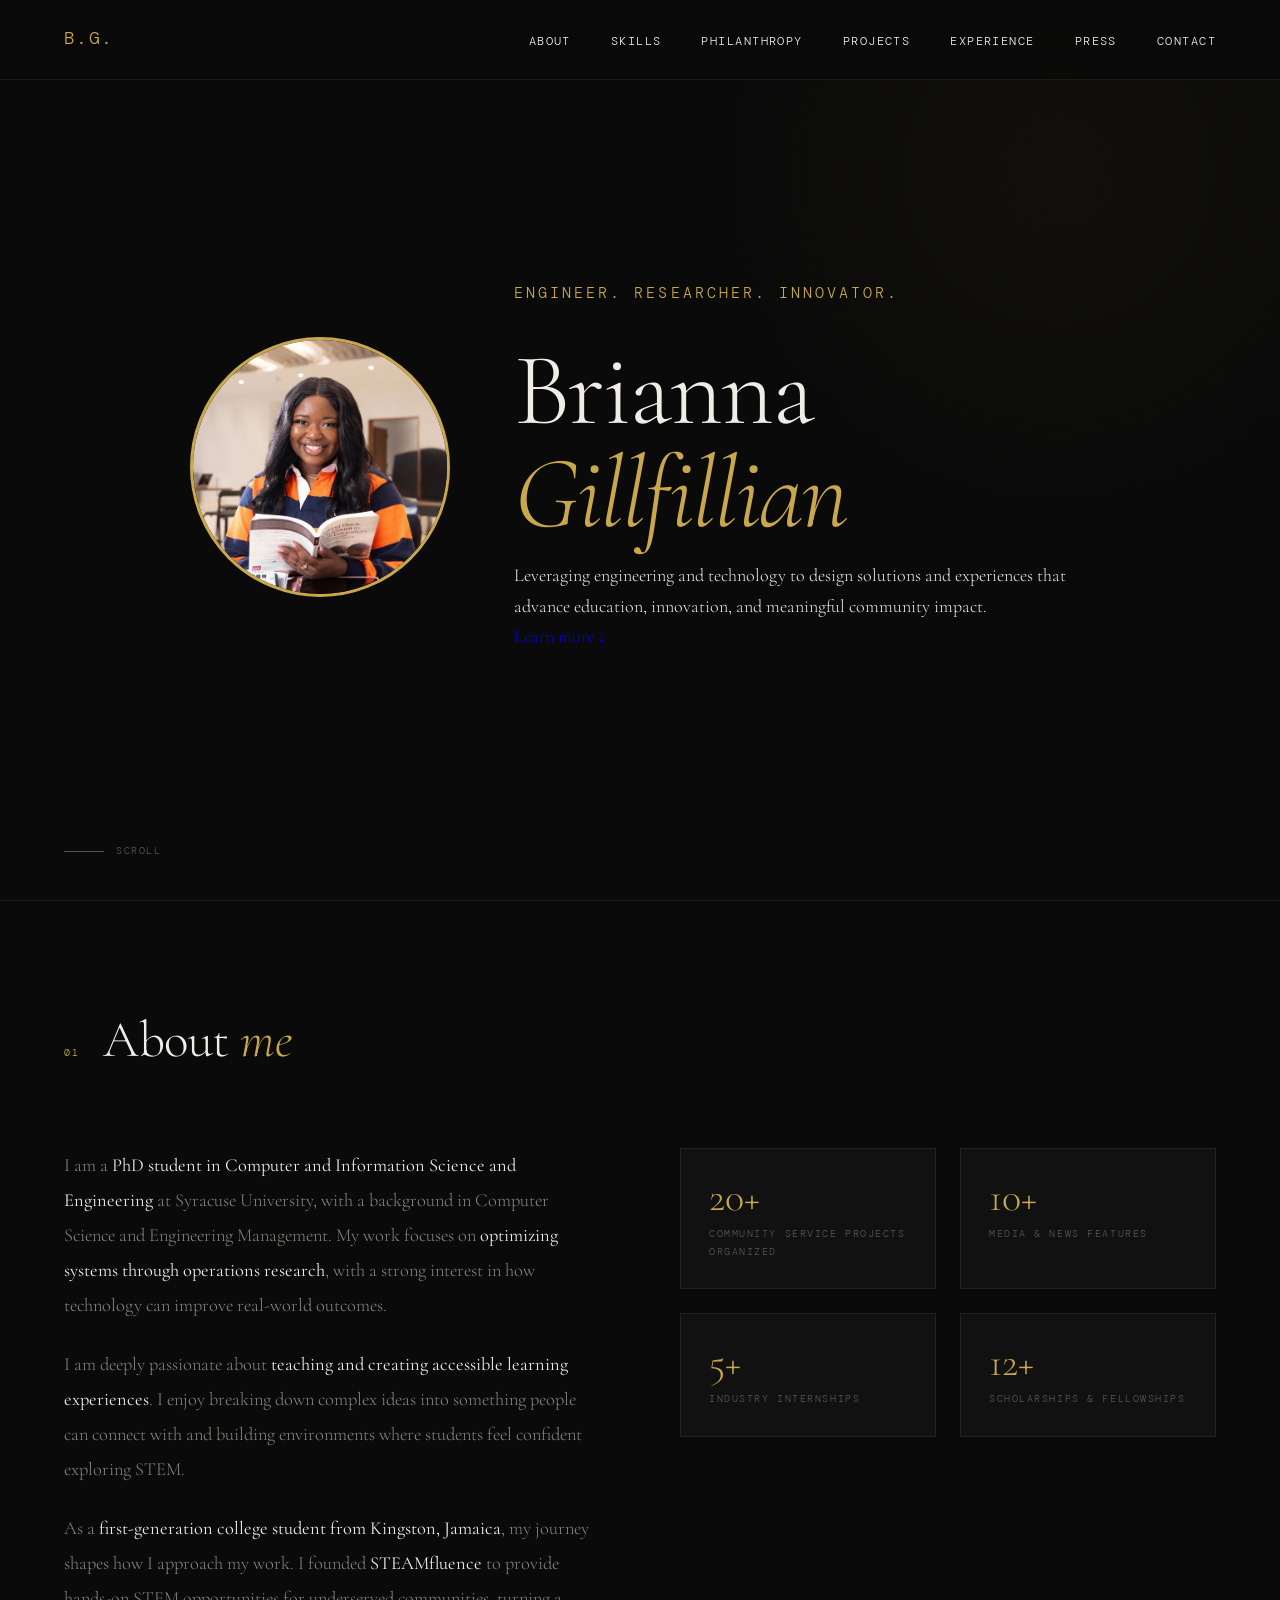
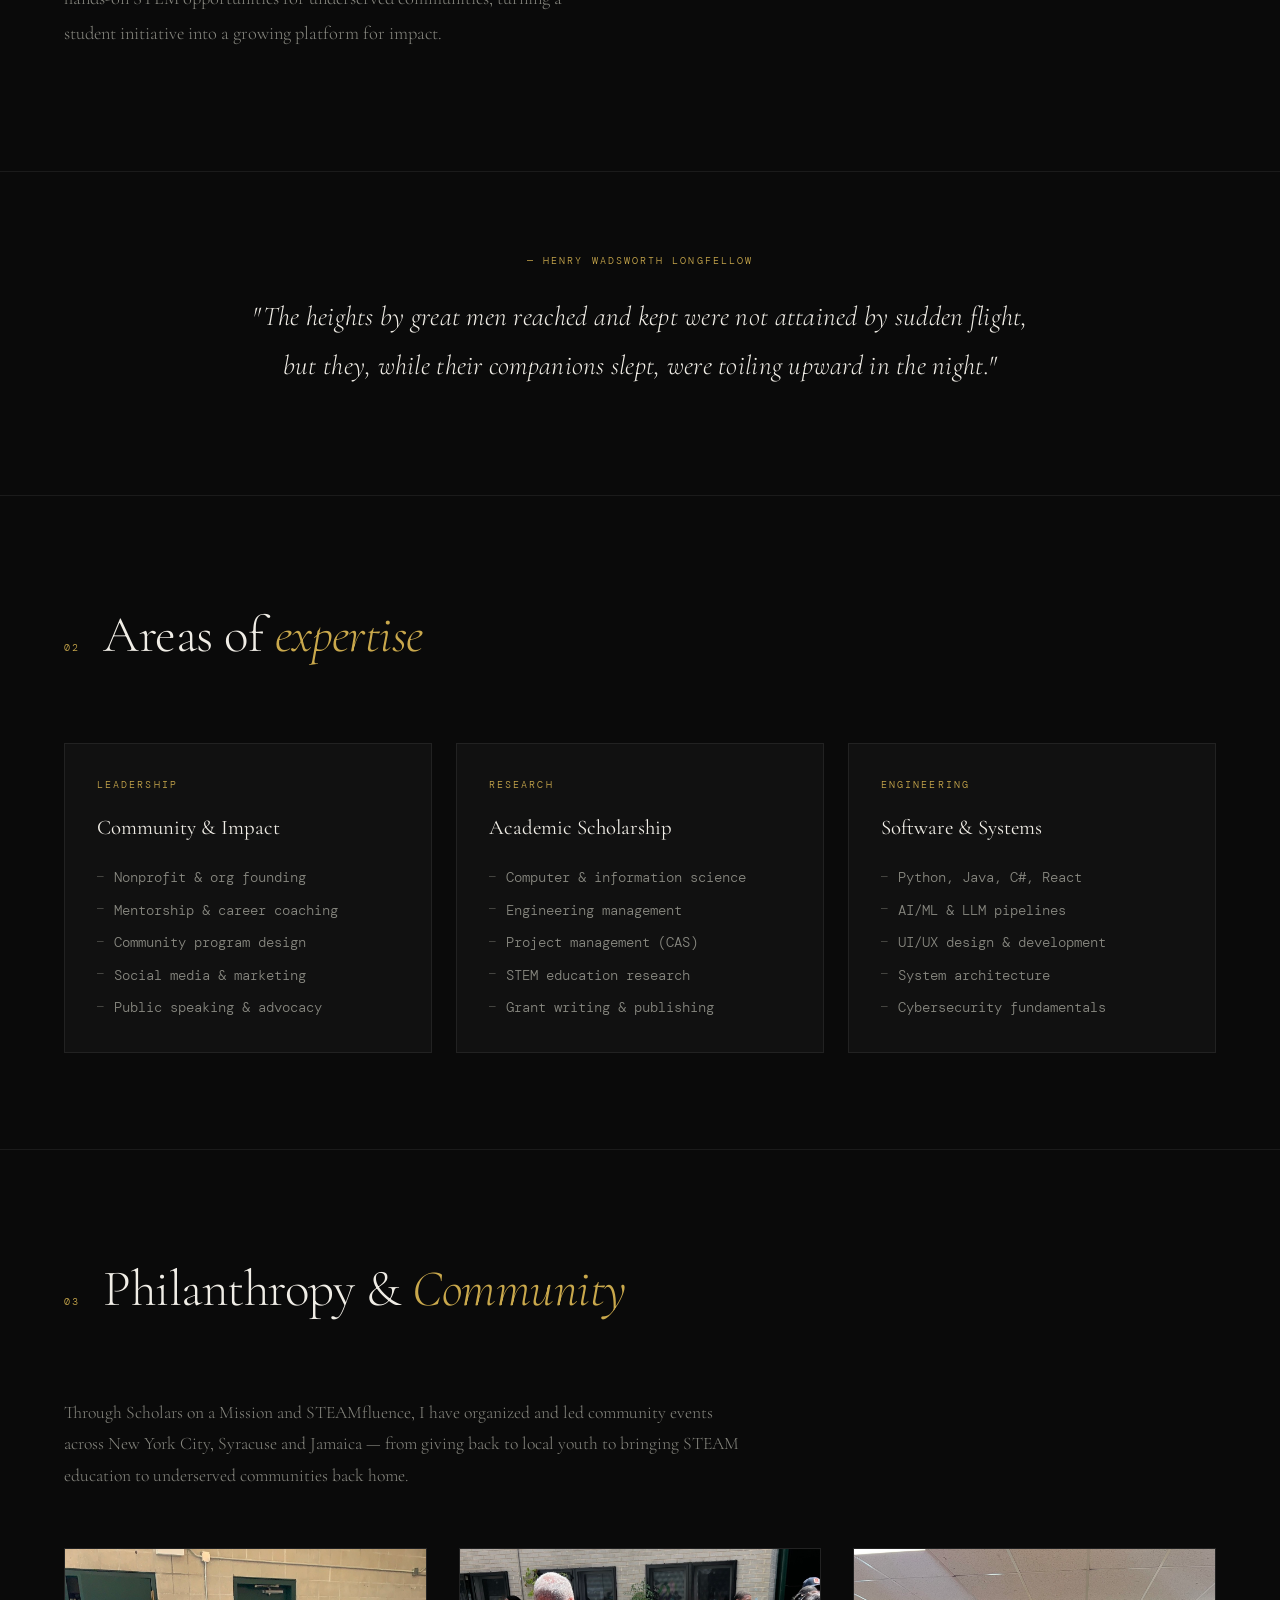
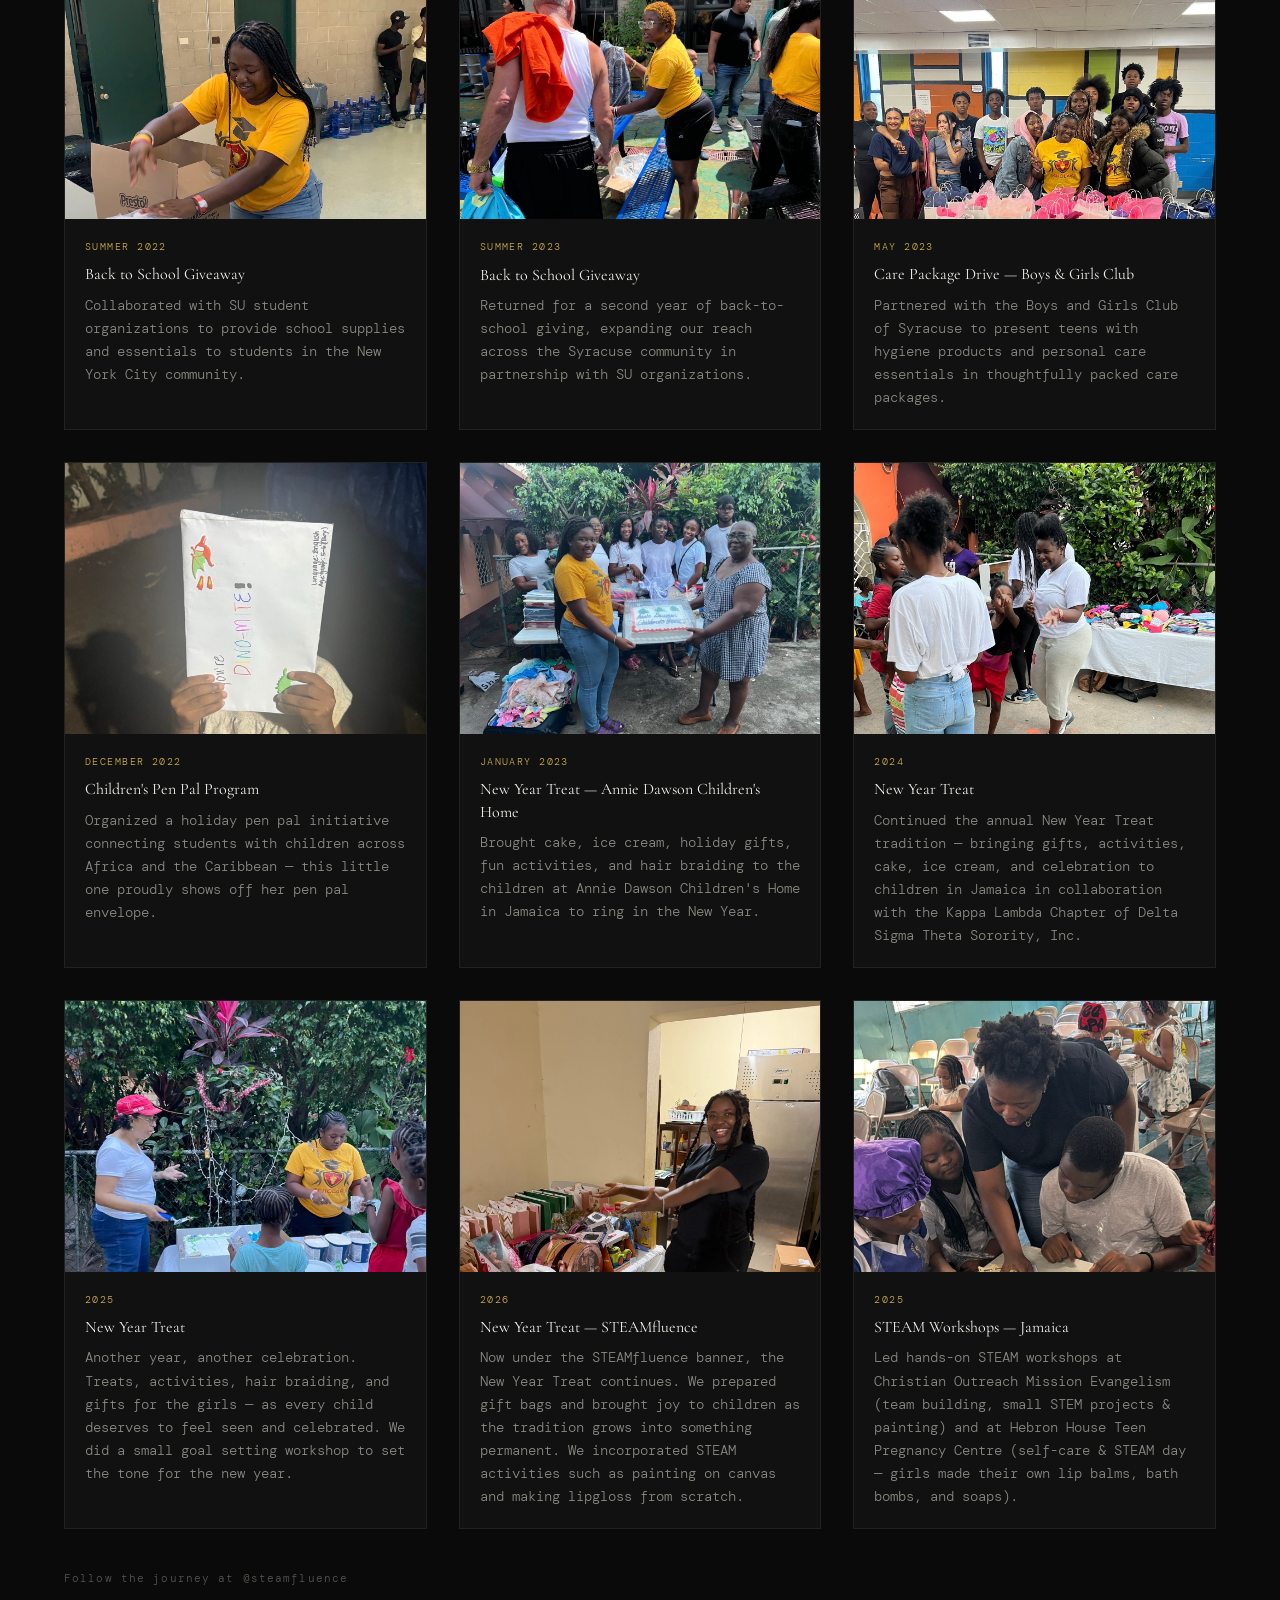
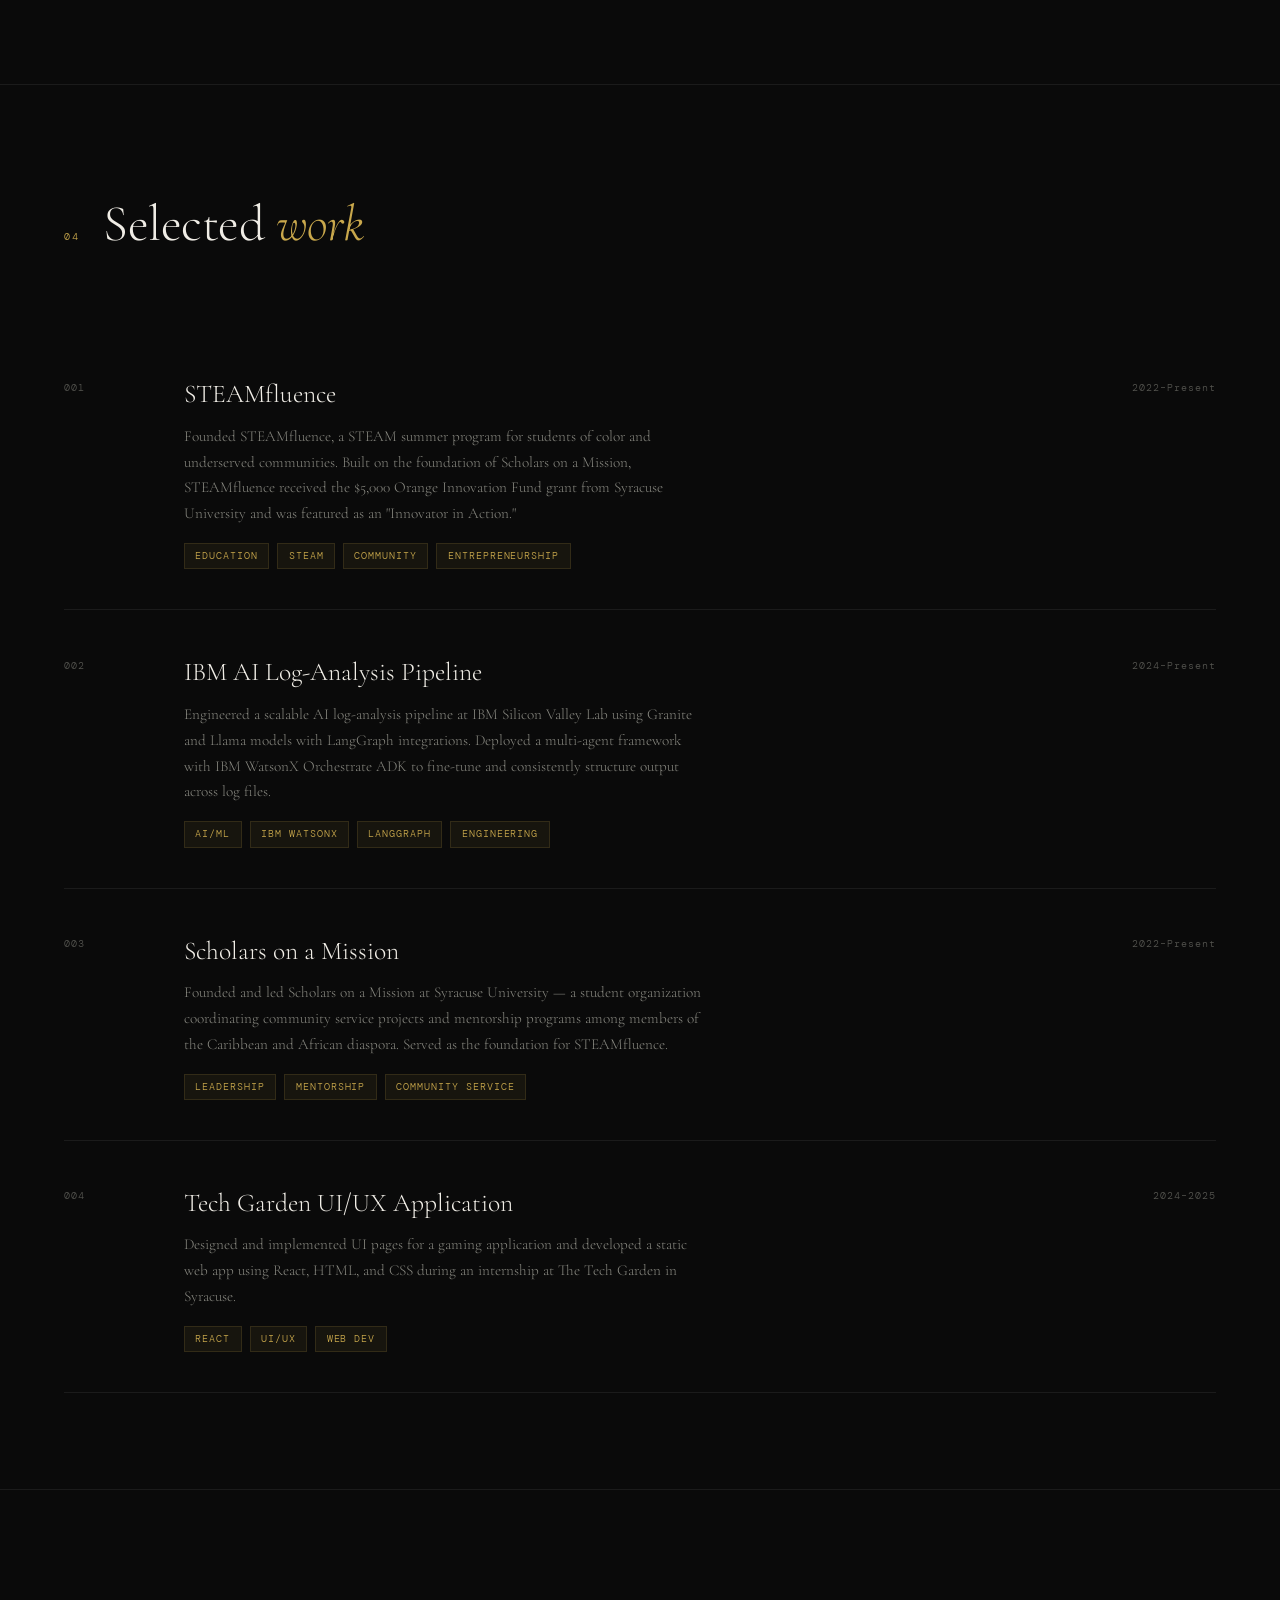
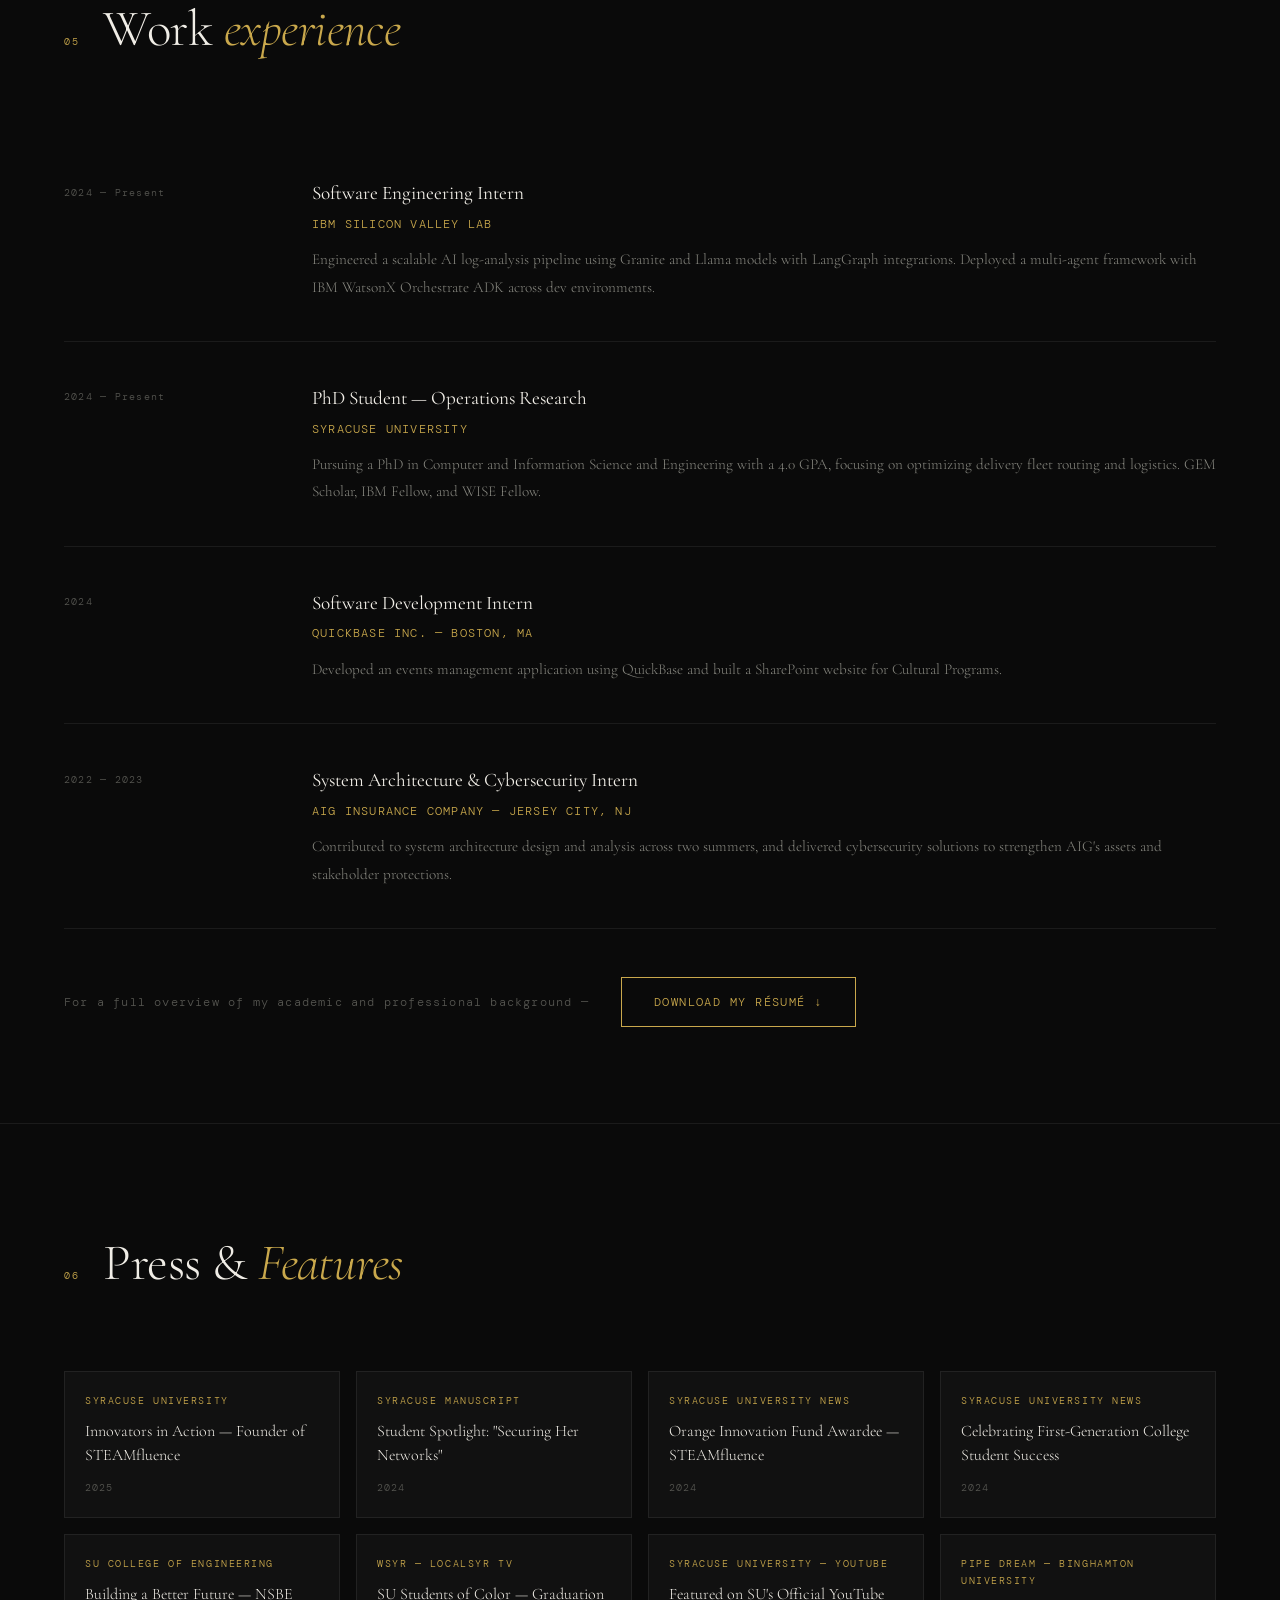
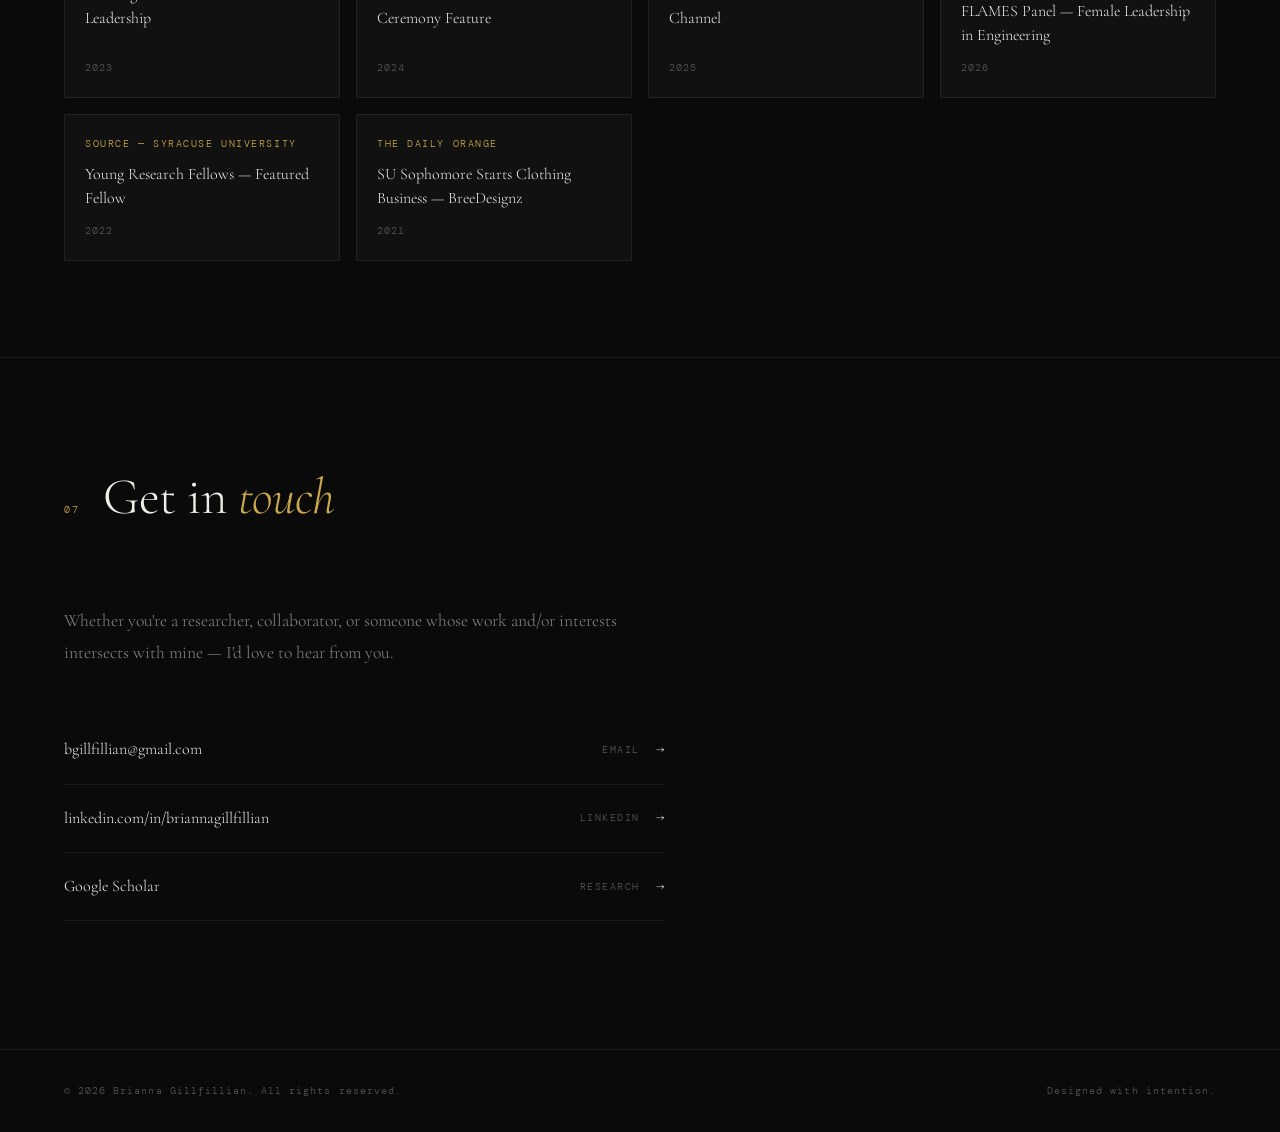
<file: index.html>
<!DOCTYPE html>
<html lang="en">
<head>
  <meta charset="UTF-8">
  <meta name="viewport" content="width=device-width, initial-scale=1.0">
  <title>Brianna Gillfillian — Engineer. Researcher. Builder.</title>

  <!-- SEO Meta Tags -->
  <meta name="description" content="Brianna Gillfillian is a PhD student in Computer and Information Science at Syracuse University, founder of STEAMfluence, GEM Fellow, and IBM Fellow dedicated to engineering, education, and community impact.">
  <meta name="keywords" content="Brianna Gillfillian, STEAMfluence, Syracuse University, PhD, Computer Science, Engineer, Operations Research, STEM education, Jamaica">
  <meta name="author" content="Brianna Gillfillian">

  <!-- Open Graph (social sharing previews) -->
  <meta property="og:title" content="Brianna Gillfillian — Engineer. Researcher. Builder.">
  <meta property="og:description" content="PhD student, founder of STEAMfluence, GEM Fellow and IBM Fellow dedicated to engineering, education, and community impact.">
  <meta property="og:image" content="https://raw.githubusercontent.com/briannaaspache/briannagillfillian.github.io/main/images/brianna-gillfillian-steamfluence-founder.jpg">
  <meta property="og:url" content="https://briannagillfillian.com">
  <meta property="og:type" content="website">

  <!-- Twitter Card -->
  <meta name="twitter:card" content="summary_large_image">
  <meta name="twitter:title" content="Brianna Gillfillian — Engineer. Researcher. Builder.">
  <meta name="twitter:description" content="PhD student, founder of STEAMfluence, GEM Fellow and IBM Fellow.">
  <meta name="twitter:image" content="https://raw.githubusercontent.com/briannaaspache/briannagillfillian.github.io/main/images/brianna-gillfillian-steamfluence-founder.jpg">

  <!-- Structured Data (Schema.org) — helps Google show your photo -->
  <script type="application/ld+json">
  {
    "@context": "https://schema.org",
    "@type": "Person",
    "name": "Brianna Gillfillian",
    "url": "https://briannagillfillian.com",
    "image": "https://raw.githubusercontent.com/briannaaspache/briannagillfillian.github.io/main/images/brianna-gillfillian-steamfluence-founder.jpg",
    "jobTitle": "PhD Student & Founder",
    "description": "PhD student in Computer and Information Science and Engineering at Syracuse University, founder of STEAMfluence, GEM Fellow, and IBM Fellow.",
    "email": "bgillfillian@gmail.com",
    "alumniOf": {
      "@type": "CollegeOrUniversity",
      "name": "Syracuse University"
    },
    "worksFor": {
      "@type": "Organization",
      "name": "Syracuse University"
    },
    "founder": {
      "@type": "Organization",
      "name": "STEAMfluence"
    },
    "nationality": "Jamaican",
    "sameAs": [
      "https://linkedin.com/in/briannagillfillian",
      "https://instagram.com/steamfluence"
    ]
  }
  </script>

  <link rel="preconnect" href="https://fonts.googleapis.com">
  <link href="https://fonts.googleapis.com/css2?family=Cormorant+Garamond:ital,wght@0,300;0,400;0,600;1,300;1,400&family=DM+Mono:wght@300;400&display=swap" rel="stylesheet">
  <link rel="stylesheet" href="css/style.css">
</head>
<body>

<nav>
  <a href="#hero" class="nav-logo">B.G.</a>
  <ul class="nav-links">
    <li><a href="#about">About</a></li>
    <li><a href="#skills">Skills</a></li>
    <li><a href="#philanthropy-section">Philanthropy</a></li>
    <li><a href="#projects">Projects</a></li>
    <li><a href="#experience">Experience</a></li>
    <li><a href="#press">Press</a></li>
    <li><a href="#contact">Contact</a></li>
  </ul>
</nav>

<!-- HERO -->
<section id="hero">
  <div style="display:flex;align-items:center;gap:4rem;flex-wrap:wrap;width:100%;max-width:900px;margin:0 auto;">
    <img
      src="images/brianna-gillfillian-steamfluence-founder.jpg"
      alt="Brianna Gillfillian"
      class="hero-photo"
    >
    <div style="flex:1;min-width:280px;">
      <p class="hero-label">Engineer. Researcher. Innovator.</p>
      <h1 class="hero-name">Brianna<br><em>Gillfillian</em></h1>
      <p class="hero-tagline">Leveraging engineering and technology to design solutions and experiences that advance education, innovation, and meaningful community impact.</p>
      <a href="#about" class="hero-cta">Learn more ↓</a>
    </div>
  </div>
  <div class="hero-scroll">
    <span class="scroll-line"></span>
    Scroll
  </div>
</section>

<!-- ABOUT -->
<section id="about">
  <div class="section-header reveal">
    <span class="section-num">01</span>
    <h2 class="section-title">About <em>me</em></h2>
  </div>
  <div class="about-grid">
    <div class="about-text reveal">
      <p>I am a <strong>PhD student in Computer and Information Science and Engineering</strong> at Syracuse University, with a background in Computer Science and Engineering Management. My work focuses on <strong>optimizing systems through operations research</strong>, with a strong interest in how technology can improve real-world outcomes.</p>
      <p>I am deeply passionate about <strong>teaching and creating accessible learning experiences</strong>. I enjoy breaking down complex ideas into something people can connect with and building environments where students feel confident exploring STEM.</p>
      <p>As a <strong>first-generation college student from Kingston, Jamaica</strong>, my journey shapes how I approach my work. I founded <strong>STEAMfluence</strong> to provide hands-on STEM opportunities for underserved communities, turning a student initiative into a growing platform for impact.</p>
    </div>
    <div class="about-stats reveal">
      <div class="stat-card">
        <div class="stat-num">20+</div>
        <div class="stat-label">Community service projects organized</div>
      </div>
      <div class="stat-card">
        <div class="stat-num">10+</div>
        <div class="stat-label">Media & news features</div>
      </div>
      <div class="stat-card">
        <div class="stat-num">5+</div>
        <div class="stat-label">Industry internships</div>
      </div>
      <div class="stat-card">
        <div class="stat-num">12+</div>
        <div class="stat-label">Scholarships & fellowships</div>
      </div>
    </div>
  </div>
</section>

<!-- PHILOSOPHY -->
<section id="philosophy">
  <div class="philosophy-inner reveal">
    <p class="philosophy-attribution">— Henry Wadsworth Longfellow</p>
    <blockquote class="philosophy-quote">"The heights by great men reached and kept were not attained by sudden flight, but they, while their companions slept, were toiling upward in the night."</blockquote>
  </div>
</section>

<!-- SKILLS -->
<section id="skills">
  <div class="section-header reveal">
    <span class="section-num">02</span>
    <h2 class="section-title">Areas of <em>expertise</em></h2>
  </div>
  <div class="skills-grid">
    <div class="skill-category reveal">
      <div class="skill-cat-label">Leadership</div>
      <div class="skill-cat-title">Community & Impact</div>
      <ul class="skill-list">
        <li>Nonprofit & org founding</li>
        <li>Mentorship & career coaching</li>
        <li>Community program design</li>
        <li>Social media & marketing</li>
        <li>Public speaking & advocacy</li>
      </ul>
    </div>
    <div class="skill-category reveal">
      <div class="skill-cat-label">Research</div>
      <div class="skill-cat-title">Academic Scholarship</div>
      <ul class="skill-list">
        <li>Computer & information science</li>
        <li>Engineering management</li>
        <li>Project management (CAS)</li>
        <li>STEM education research</li>
        <li>Grant writing & publishing</li>
      </ul>
    </div>
    <div class="skill-category reveal">
      <div class="skill-cat-label">Engineering</div>
      <div class="skill-cat-title">Software & Systems</div>
      <ul class="skill-list">
        <li>Python, Java, C#, React</li>
        <li>AI/ML & LLM pipelines</li>
        <li>UI/UX design & development</li>
        <li>System architecture</li>
        <li>Cybersecurity fundamentals</li>
      </ul>
    </div>
  </div>
</section>

<!-- PHILANTHROPY -->
<section id="philanthropy-section">
  <div class="section-header reveal">
    <span class="section-num">03</span>
    <h2 class="section-title">Philanthropy & <em>Community</em></h2>
  </div>
  <p class="philanthropy-intro reveal">Through Scholars on a Mission and STEAMfluence, I have organized and led community events across New York City, Syracuse and Jamaica — from giving back to local youth to bringing STEAM education to underserved communities back home.</p>

  <div class="philanthropy-grid">

    <div class="philanthropy-card reveal">
      <div class="philanthropy-img-wrap">
        <img src="images/Back2School22.jpg" alt="Back to School Giveaway 2022">
      </div>
      <div class="philanthropy-caption">
        <span class="philanthropy-year">Summer 2022</span>
        <h3>Back to School Giveaway</h3>
        <p>Collaborated with SU student organizations to provide school supplies and essentials to students in the New York City community.</p>
      </div>
    </div>

    <div class="philanthropy-card reveal">
      <div class="philanthropy-img-wrap">
        <img src="images/BacktoSchool23.jpg" alt="Back to School Giveaway 2023">
      </div>
      <div class="philanthropy-caption">
        <span class="philanthropy-year">Summer 2023</span>
        <h3>Back to School Giveaway</h3>
        <p>Returned for a second year of back-to-school giving, expanding our reach across the Syracuse community in partnership with SU organizations.</p>
      </div>
    </div>

    <div class="philanthropy-card reveal">
      <div class="philanthropy-img-wrap">
        <img src="images/BoysNGirlsClub.jpg" alt="Care Package Drive Boys and Girls Club">
      </div>
      <div class="philanthropy-caption">
        <span class="philanthropy-year">May 2023</span>
        <h3>Care Package Drive — Boys & Girls Club</h3>
        <p>Partnered with the Boys and Girls Club of Syracuse to present teens with hygiene products and personal care essentials in thoughtfully packed care packages.</p>
      </div>
    </div>

    <div class="philanthropy-card reveal">
      <div class="philanthropy-img-wrap">
        <img src="images/Penpal.jpg" alt="Children Pen Pal Program">
      </div>
      <div class="philanthropy-caption">
        <span class="philanthropy-year">December 2022</span>
        <h3>Children's Pen Pal Program</h3>
        <p>Organized a holiday pen pal initiative connecting students with children across Africa and the Caribbean — this little one proudly shows off her pen pal envelope.</p>
      </div>
    </div>

    <div class="philanthropy-card reveal">
      <div class="philanthropy-img-wrap">
        <img src="images/Treat23.jpg" alt="Annie Dawson Children's Home 2023">
      </div>
      <div class="philanthropy-caption">
        <span class="philanthropy-year">January 2023</span>
        <h3>New Year Treat — Annie Dawson Children's Home</h3>
        <p>Brought cake, ice cream, holiday gifts, fun activities, and hair braiding to the children at Annie Dawson Children's Home in Jamaica to ring in the New Year.</p>
      </div>
    </div>

    <div class="philanthropy-card reveal">
      <div class="philanthropy-img-wrap">
        <img src="images/Treat24.jpg" alt="New Year Treat 2024">
      </div>
      <div class="philanthropy-caption">
        <span class="philanthropy-year">2024</span>
        <h3>New Year Treat</h3>
        <p>Continued the annual New Year Treat tradition — bringing gifts, activities, cake, ice cream, and celebration to children in Jamaica in collaboration with the Kappa Lambda Chapter of Delta Sigma Theta Sorority, Inc.</p>
      </div>
    </div>

    <div class="philanthropy-card reveal">
      <div class="philanthropy-img-wrap">
        <img src="images/Treat25.jpg" alt="New Year Treat 2025">
      </div>
      <div class="philanthropy-caption">
        <span class="philanthropy-year">2025</span>
        <h3>New Year Treat</h3>
        <p>Another year, another celebration. Treats, activities, hair braiding, and gifts for the girls — as every child deserves to feel seen and celebrated. We did a small goal setting workshop to set the tone for the new year.</p>
      </div>
    </div>

    <div class="philanthropy-card reveal">
      <div class="philanthropy-img-wrap">
        <img src="images/Treat26.jpg" alt="New Year Treat 2026">
      </div>
      <div class="philanthropy-caption">
        <span class="philanthropy-year">2026</span>
        <h3>New Year Treat — STEAMfluence</h3>
        <p>Now under the STEAMfluence banner, the New Year Treat continues. We prepared gift bags and brought joy to children as the tradition grows into something permanent. We incorporated STEAM activities such as painting on canvas and making lipgloss from scratch.</p>
      </div>
    </div>

    <div class="philanthropy-card reveal">
      <div class="philanthropy-img-wrap">
        <img src="images/SteamWorkshop.jpg" alt="STEAM Workshop Jamaica">
      </div>
      <div class="philanthropy-caption">
        <span class="philanthropy-year">2025</span>
        <h3>STEAM Workshops — Jamaica</h3>
        <p>Led hands-on STEAM workshops at Christian Outreach Mission Evangelism (team building, small STEM projects & painting) and at Hebron House Teen Pregnancy Centre (self-care & STEAM day — girls made their own lip balms, bath bombs, and soaps).</p>
      </div>
    </div>

  </div>

  <p class="philanthropy-social reveal">
    Follow the journey at
    <a href="https://instagram.com/steamfluence" target="_blank">@steamfluence</a>
  </p>
</section>

<!-- PROJECTS -->
<section id="projects">
  <div class="section-header reveal">
    <span class="section-num">04</span>
    <h2 class="section-title">Selected <em>work</em></h2>
  </div>
  <div class="projects-list">
    <div class="project-item reveal">
      <div class="project-num">001</div>
      <div>
        <h3 class="project-title">STEAMfluence</h3>
        <p class="project-desc">Founded STEAMfluence, a STEAM summer program for students of color and underserved communities. Built on the foundation of Scholars on a Mission, STEAMfluence received the $5,000 Orange Innovation Fund grant from Syracuse University and was featured as an "Innovator in Action."</p>
        <div class="project-tags">
          <span class="tag">Education</span>
          <span class="tag">STEAM</span>
          <span class="tag">Community</span>
          <span class="tag">Entrepreneurship</span>
        </div>
      </div>
      <div class="project-year">2022–Present</div>
    </div>
    <div class="project-item reveal">
      <div class="project-num">002</div>
      <div>
        <h3 class="project-title">IBM AI Log-Analysis Pipeline</h3>
        <p class="project-desc">Engineered a scalable AI log-analysis pipeline at IBM Silicon Valley Lab using Granite and Llama models with LangGraph integrations. Deployed a multi-agent framework with IBM WatsonX Orchestrate ADK to fine-tune and consistently structure output across log files.</p>
        <div class="project-tags">
          <span class="tag">AI/ML</span>
          <span class="tag">IBM WatsonX</span>
          <span class="tag">LangGraph</span>
          <span class="tag">Engineering</span>
        </div>
      </div>
      <div class="project-year">2024–Present</div>
    </div>
    <div class="project-item reveal">
      <div class="project-num">003</div>
      <div>
        <h3 class="project-title">Scholars on a Mission</h3>
        <p class="project-desc">Founded and led Scholars on a Mission at Syracuse University — a student organization coordinating community service projects and mentorship programs among members of the Caribbean and African diaspora. Served as the foundation for STEAMfluence.</p>
        <div class="project-tags">
          <span class="tag">Leadership</span>
          <span class="tag">Mentorship</span>
          <span class="tag">Community Service</span>
        </div>
      </div>
      <div class="project-year">2022–Present</div>
    </div>
    <div class="project-item reveal">
      <div class="project-num">004</div>
      <div>
        <h3 class="project-title">Tech Garden UI/UX Application</h3>
        <p class="project-desc">Designed and implemented UI pages for a gaming application and developed a static web app using React, HTML, and CSS during an internship at The Tech Garden in Syracuse.</p>
        <div class="project-tags">
          <span class="tag">React</span>
          <span class="tag">UI/UX</span>
          <span class="tag">Web Dev</span>
        </div>
      </div>
      <div class="project-year">2024–2025</div>
    </div>
  </div>
</section>

<!-- EXPERIENCE -->
<section id="experience">
  <div class="section-header reveal">
    <span class="section-num">05</span>
    <h2 class="section-title">Work <em>experience</em></h2>
  </div>
  <div class="exp-list">
    <div class="exp-item reveal">
      <div class="exp-year">2024 — Present</div>
      <div>
        <div class="exp-role">Software Engineering Intern</div>
        <div class="exp-org">IBM Silicon Valley Lab</div>
        <p class="exp-desc">Engineered a scalable AI log-analysis pipeline using Granite and Llama models with LangGraph integrations. Deployed a multi-agent framework with IBM WatsonX Orchestrate ADK across dev environments.</p>
      </div>
    </div>
    <div class="exp-item reveal">
      <div class="exp-year">2024 — Present</div>
      <div>
        <div class="exp-role">PhD Student — Operations Research</div>
        <div class="exp-org">Syracuse University</div>
        <p class="exp-desc">Pursuing a PhD in Computer and Information Science and Engineering with a 4.0 GPA, focusing on optimizing delivery fleet routing and logistics. GEM Scholar, IBM Fellow, and WISE Fellow.</p>
      </div>
    </div>
    <div class="exp-item reveal">
      <div class="exp-year">2024</div>
      <div>
        <div class="exp-role">Software Development Intern</div>
        <div class="exp-org">QuickBase Inc. — Boston, MA</div>
        <p class="exp-desc">Developed an events management application using QuickBase and built a SharePoint website for Cultural Programs.</p>
      </div>
    </div>
    <div class="exp-item reveal">
      <div class="exp-year">2022 — 2023</div>
      <div>
        <div class="exp-role">System Architecture & Cybersecurity Intern</div>
        <div class="exp-org">AIG Insurance Company — Jersey City, NJ</div>
        <p class="exp-desc">Contributed to system architecture design and analysis across two summers, and delivered cybersecurity solutions to strengthen AIG's assets and stakeholder protections.</p>
      </div>
    </div>
  </div>

  <div class="resume-cta reveal">
    <p>For a full overview of my academic and professional background —</p>
    <a href="resume/resume.pdf" download class="resume-btn">Download My Résumé ↓</a>
  </div>
</section>

<!-- PRESS -->
<section id="press">
  <div class="section-header reveal">
    <span class="section-num">06</span>
    <h2 class="section-title">Press & <em>Features</em></h2>
  </div>
  <div class="press-grid">

    <a href="https://www.syracuse.edu/stories/innovators-in-action/" target="_blank" class="press-tile reveal">
      <span class="press-tile-outlet">Syracuse University</span>
      <h3 class="press-tile-title">Innovators in Action — Founder of STEAMfluence</h3>
      <span class="press-tile-year">2025</span>
    </a>

    <a href="https://multiculturalalumni.syracuse.edu/news/syracuse-manuscript/Spring-2024-Magazine.pdf" target="_blank" class="press-tile reveal">
      <span class="press-tile-outlet">Syracuse Manuscript</span>
      <h3 class="press-tile-title">Student Spotlight: "Securing Her Networks"</h3>
      <span class="press-tile-year">2024</span>
    </a>

    <a href="https://news.syr.edu/blog/2024/11/22/orange-innovation-fund-fall-2024-awardees-announced/" target="_blank" class="press-tile reveal">
      <span class="press-tile-outlet">Syracuse University News</span>
      <h3 class="press-tile-title">Orange Innovation Fund Awardee — STEAMfluence</h3>
      <span class="press-tile-year">2024</span>
    </a>

    <a href="https://news.syr.edu/2024/05/08/celebrating-the-successes-of-first-generation-college-students/" target="_blank" class="press-tile reveal">
      <span class="press-tile-outlet">Syracuse University News</span>
      <h3 class="press-tile-title">Celebrating First-Generation College Student Success</h3>
      <span class="press-tile-year">2024</span>
    </a>

    <a href="https://ecs.syracuse.edu/about/news/national-society-of-black-engineers-at-syracuse-university-building-a-better-future" target="_blank" class="press-tile reveal">
      <span class="press-tile-outlet">SU College of Engineering</span>
      <h3 class="press-tile-title">Building a Better Future — NSBE Leadership</h3>
      <span class="press-tile-year">2023</span>
    </a>

    <a href="https://www.localsyr.com/news/local-news/su-students-of-color-enjoy-special-graduation-ceremony/" target="_blank" class="press-tile reveal">
      <span class="press-tile-outlet">WSYR — LocalSYR TV</span>
      <h3 class="press-tile-title">SU Students of Color — Graduation Ceremony Feature</h3>
      <span class="press-tile-year">2024</span>
    </a>

    <a href="https://www.youtube.com/shorts/6v6PlxYiUAg" target="_blank" class="press-tile reveal">
      <span class="press-tile-outlet">Syracuse University — YouTube</span>
      <h3 class="press-tile-title">Featured on SU's Official YouTube Channel</h3>
      <span class="press-tile-year">2025</span>
    </a>

    <a href="https://www.bupipedream.com/news/shpetinas-hosts-fourth-annual-female-leadership-and-mentorship-in-engineering-and-sciences-panel-2/178260/" target="_blank" class="press-tile reveal">
      <span class="press-tile-outlet">Pipe Dream — Binghamton University</span>
      <h3 class="press-tile-title">FLAMES Panel — Female Leadership in Engineering</h3>
      <span class="press-tile-year">2026</span>
    </a>

    <a href="https://news.syr.edu/blog/2022/03/10/young-research-fellows-program-seeking-applications-for-2022-24-cohort/" target="_blank" class="press-tile reveal">
      <span class="press-tile-outlet">SOURCE — Syracuse University</span>
      <h3 class="press-tile-title">Young Research Fellows — Featured Fellow</h3>
      <span class="press-tile-year">2022</span>
    </a>

    <a href="https://dailyorange.com/2021/12/clothing-business-positivity-cultural-awareness/" target="_blank" class="press-tile reveal">
      <span class="press-tile-outlet">The Daily Orange</span>
      <h3 class="press-tile-title">SU Sophomore Starts Clothing Business — BreeDesignz</h3>
      <span class="press-tile-year">2021</span>
    </a>

  </div>
</section>

<!-- CONTACT -->
<section id="contact">
  <div class="section-header reveal">
    <span class="section-num">07</span>
    <h2 class="section-title">Get in <em>touch</em></h2>
  </div>
  <div class="contact-inner">
    <p class="contact-intro reveal">Whether you're a researcher, collaborator, or someone whose work and/or interests intersects with mine — I'd love to hear from you.</p>
    <div class="contact-links reveal">
      <a href="mailto:bgillfillian@gmail.com" class="contact-link">
        <span>bgillfillian@gmail.com</span>
        <div style="display:flex;align-items:center;gap:1rem">
          <span class="contact-link-label">Email</span>
          <span class="arrow">→</span>
        </div>
      </a>
      <a href="https://linkedin.com/in/briannagillfillian" target="_blank" class="contact-link">
        <span>linkedin.com/in/briannagillfillian</span>
        <div style="display:flex;align-items:center;gap:1rem">
          <span class="contact-link-label">LinkedIn</span>
          <span class="arrow">→</span>
        </div>
      </a>
      <a href="https://scholar.google.com" target="_blank" class="contact-link">
        <span>Google Scholar</span>
        <div style="display:flex;align-items:center;gap:1rem">
          <span class="contact-link-label">Research</span>
          <span class="arrow">→</span>
        </div>
      </a>
    </div>
  </div>
</section>

<footer>
  <p>© 2026 Brianna Gillfillian. All rights reserved.</p>
  <p>Designed with intention.</p>
</footer>

<script src="js/main.js"></script>
</body>
</html>
</file>
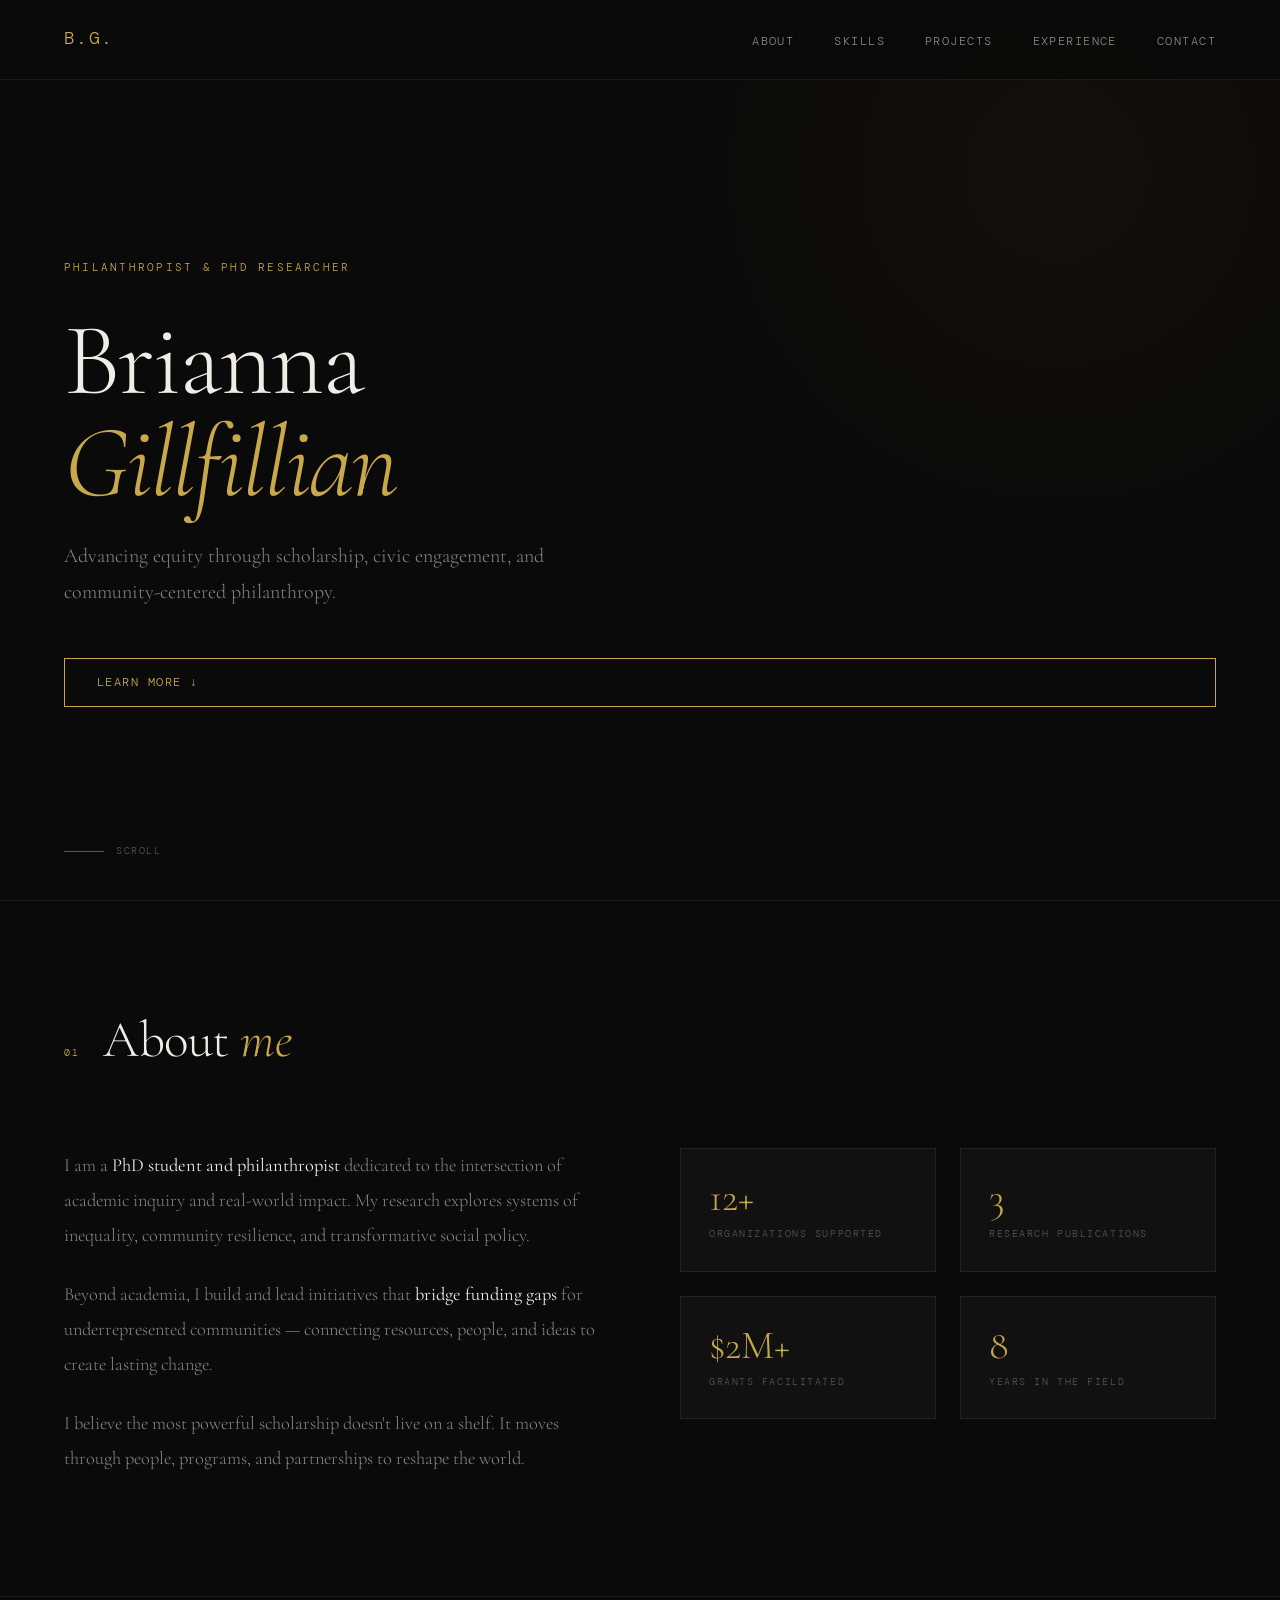
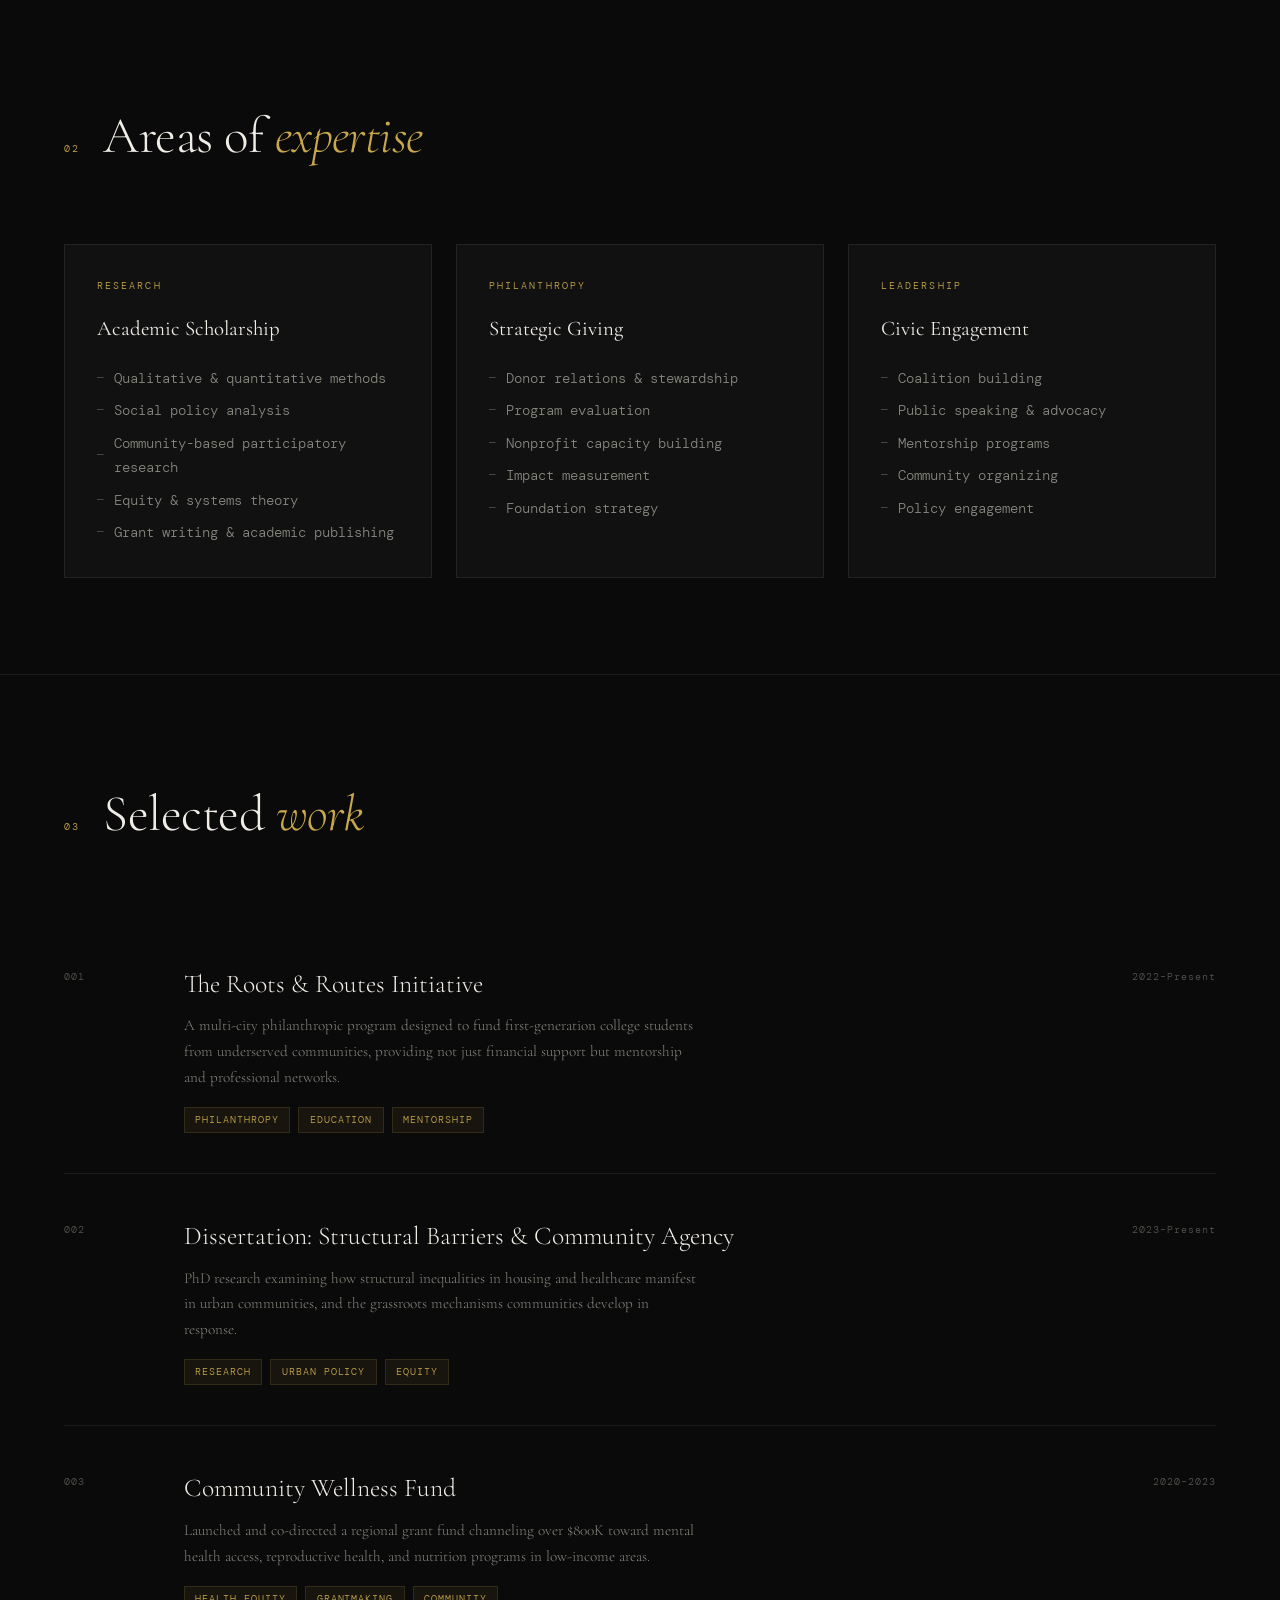
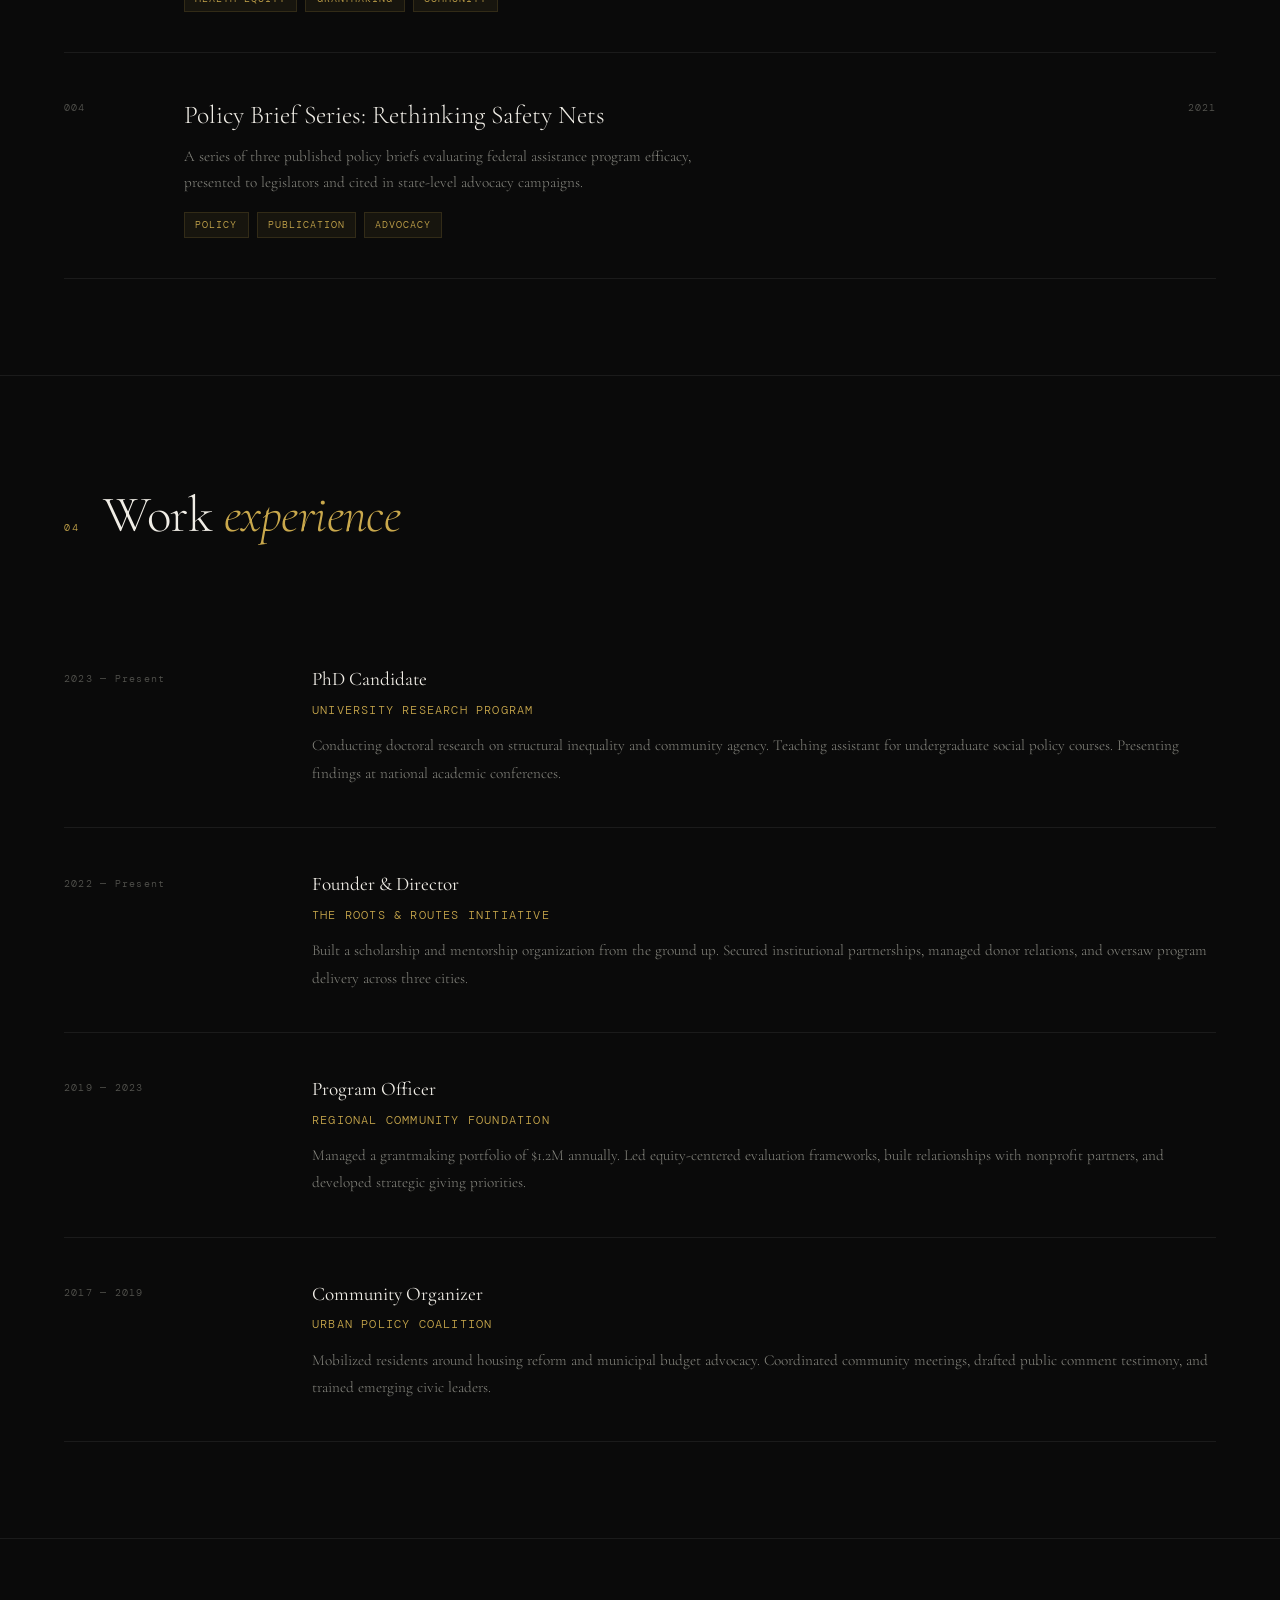
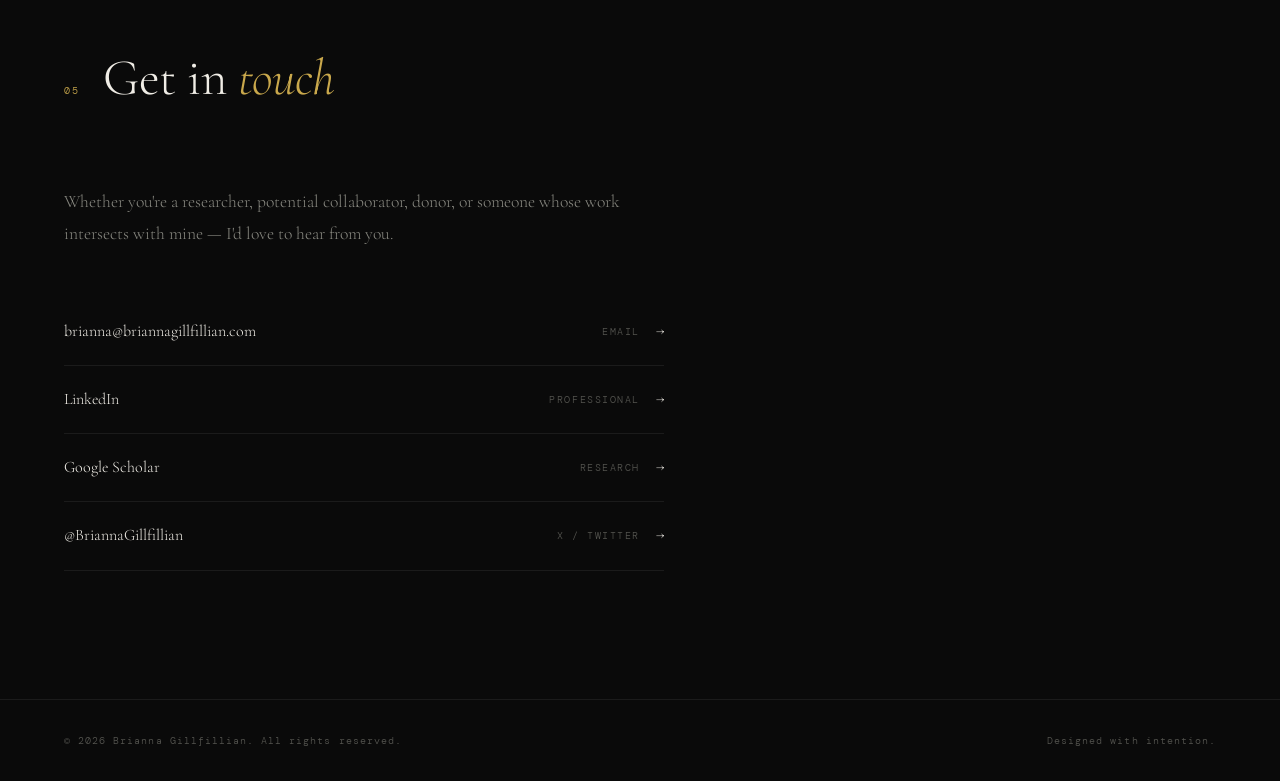
<file: brianna-portfolio.html>
<!DOCTYPE html>
<html lang="en">
<head>
<meta charset="UTF-8">
<meta name="viewport" content="width=device-width, initial-scale=1.0">
<title>Brianna Gillfillian</title>
<link rel="preconnect" href="https://fonts.googleapis.com">
<link href="https://fonts.googleapis.com/css2?family=Cormorant+Garamond:ital,wght@0,300;0,400;0,600;1,300;1,400&family=DM+Mono:wght@300;400&display=swap" rel="stylesheet">
<style>
  :root {
    --bg: #0a0a0a;
    --surface: #111111;
    --surface2: #181818;
    --border: rgba(255,255,255,0.07);
    --border-hover: rgba(255,255,255,0.15);
    --gold: #c9a84c;
    --gold-dim: rgba(201,168,76,0.15);
    --gold-glow: rgba(201,168,76,0.07);
    --text: #f0ede6;
    --text-muted: #888880;
    --text-dim: #555550;
    --font-display: 'Cormorant Garamond', Georgia, serif;
    --font-mono: 'DM Mono', monospace;
  }

  *, *::before, *::after { box-sizing: border-box; margin: 0; padding: 0; }

  html { scroll-behavior: smooth; }

  body {
    background: var(--bg);
    color: var(--text);
    font-family: var(--font-display);
    font-weight: 300;
    font-size: 18px;
    line-height: 1.7;
    overflow-x: hidden;
  }

  /* NAV */
  nav {
    position: fixed;
    top: 0; left: 0; right: 0;
    z-index: 100;
    display: flex;
    justify-content: space-between;
    align-items: center;
    padding: 1.5rem 4rem;
    background: rgba(10,10,10,0.85);
    backdrop-filter: blur(12px);
    border-bottom: 1px solid var(--border);
  }

  .nav-logo {
    font-size: 1.1rem;
    font-family: var(--font-mono);
    font-weight: 300;
    color: var(--gold);
    letter-spacing: 0.08em;
    text-decoration: none;
  }

  .nav-links {
    display: flex;
    gap: 2.5rem;
    list-style: none;
  }

  .nav-links a {
    font-family: var(--font-mono);
    font-size: 0.75rem;
    font-weight: 300;
    color: var(--text-muted);
    text-decoration: none;
    letter-spacing: 0.12em;
    text-transform: uppercase;
    transition: color 0.2s;
  }

  .nav-links a:hover { color: var(--gold); }

  /* HERO */
  #hero {
    min-height: 100vh;
    display: flex;
    flex-direction: column;
    justify-content: center;
    padding: 8rem 4rem 4rem;
    position: relative;
    overflow: hidden;
  }

  #hero::before {
    content: '';
    position: absolute;
    top: -20%; right: -10%;
    width: 700px; height: 700px;
    background: radial-gradient(circle, rgba(201,168,76,0.04) 0%, transparent 70%);
    pointer-events: none;
  }

  .hero-label {
    font-family: var(--font-mono);
    font-size: 0.7rem;
    font-weight: 300;
    color: var(--gold);
    letter-spacing: 0.2em;
    text-transform: uppercase;
    margin-bottom: 2rem;
    opacity: 0;
    animation: fadeUp 0.8s ease 0.2s forwards;
  }

  .hero-name {
    font-size: clamp(3.5rem, 8vw, 8rem);
    font-weight: 300;
    line-height: 1.0;
    letter-spacing: -0.02em;
    margin-bottom: 1.5rem;
    opacity: 0;
    animation: fadeUp 0.8s ease 0.4s forwards;
  }

  .hero-name em {
    font-style: italic;
    color: var(--gold);
  }

  .hero-tagline {
    font-size: 1.25rem;
    font-weight: 300;
    color: var(--text-muted);
    max-width: 540px;
    margin-bottom: 3rem;
    opacity: 0;
    animation: fadeUp 0.8s ease 0.6s forwards;
    line-height: 1.8;
  }

  .hero-cta {
    display: inline-flex;
    align-items: center;
    gap: 0.75rem;
    font-family: var(--font-mono);
    font-size: 0.75rem;
    letter-spacing: 0.12em;
    text-transform: uppercase;
    color: var(--gold);
    text-decoration: none;
    border: 1px solid var(--gold);
    padding: 0.85rem 2rem;
    transition: background 0.2s, color 0.2s;
    opacity: 0;
    animation: fadeUp 0.8s ease 0.8s forwards;
  }

  .hero-cta:hover {
    background: var(--gold);
    color: var(--bg);
  }

  .hero-scroll {
    position: absolute;
    bottom: 2.5rem; left: 4rem;
    display: flex;
    align-items: center;
    gap: 0.75rem;
    font-family: var(--font-mono);
    font-size: 0.65rem;
    letter-spacing: 0.15em;
    text-transform: uppercase;
    color: var(--text-dim);
    opacity: 0;
    animation: fadeUp 0.8s ease 1.2s forwards;
  }

  .scroll-line {
    width: 40px;
    height: 1px;
    background: var(--text-dim);
    position: relative;
    overflow: hidden;
  }

  .scroll-line::after {
    content: '';
    position: absolute;
    top: 0; left: -100%;
    width: 100%; height: 100%;
    background: var(--gold);
    animation: slideRight 2s ease-in-out infinite;
  }

  /* SECTION SHARED */
  section {
    padding: 6rem 4rem;
    border-top: 1px solid var(--border);
  }

  .section-header {
    display: flex;
    align-items: baseline;
    gap: 1.5rem;
    margin-bottom: 4rem;
  }

  .section-num {
    font-family: var(--font-mono);
    font-size: 0.65rem;
    color: var(--gold);
    letter-spacing: 0.15em;
  }

  .section-title {
    font-size: clamp(2rem, 4vw, 3.5rem);
    font-weight: 300;
    letter-spacing: -0.01em;
  }

  .section-title em { font-style: italic; color: var(--gold); }

  /* ABOUT */
  #about .about-grid {
    display: grid;
    grid-template-columns: 1fr 1fr;
    gap: 5rem;
    align-items: start;
  }

  .about-text p {
    font-size: 1.15rem;
    color: var(--text-muted);
    line-height: 1.9;
    margin-bottom: 1.5rem;
  }

  .about-text p strong {
    color: var(--text);
    font-weight: 400;
  }

  .about-stats {
    display: grid;
    grid-template-columns: 1fr 1fr;
    gap: 1.5rem;
  }

  .stat-card {
    background: var(--surface);
    border: 1px solid var(--border);
    padding: 1.75rem;
    transition: border-color 0.2s;
  }

  .stat-card:hover { border-color: var(--border-hover); }

  .stat-num {
    font-size: 2.5rem;
    font-weight: 300;
    color: var(--gold);
    line-height: 1;
    margin-bottom: 0.5rem;
  }

  .stat-label {
    font-family: var(--font-mono);
    font-size: 0.65rem;
    letter-spacing: 0.15em;
    text-transform: uppercase;
    color: var(--text-dim);
  }

  /* SKILLS */
  #skills .skills-grid {
    display: grid;
    grid-template-columns: repeat(3, 1fr);
    gap: 1.5rem;
  }

  .skill-category {
    background: var(--surface);
    border: 1px solid var(--border);
    padding: 2rem;
    transition: border-color 0.2s, background 0.2s;
  }

  .skill-category:hover {
    border-color: var(--border-hover);
    background: var(--surface2);
  }

  .skill-cat-label {
    font-family: var(--font-mono);
    font-size: 0.65rem;
    letter-spacing: 0.2em;
    text-transform: uppercase;
    color: var(--gold);
    margin-bottom: 1rem;
  }

  .skill-cat-title {
    font-size: 1.3rem;
    font-weight: 400;
    margin-bottom: 1.25rem;
    color: var(--text);
  }

  .skill-list {
    list-style: none;
    display: flex;
    flex-direction: column;
    gap: 0.5rem;
  }

  .skill-list li {
    font-size: 0.9rem;
    color: var(--text-muted);
    display: flex;
    align-items: center;
    gap: 0.6rem;
    font-family: var(--font-mono);
  }

  .skill-list li::before {
    content: '—';
    color: var(--text-dim);
    font-size: 0.7rem;
  }

  /* PROJECTS */
  #projects .projects-list {
    display: flex;
    flex-direction: column;
    gap: 0;
  }

  .project-item {
    display: grid;
    grid-template-columns: 80px 1fr auto;
    align-items: start;
    gap: 2.5rem;
    padding: 2.5rem 0;
    border-bottom: 1px solid var(--border);
    cursor: default;
    transition: padding-left 0.3s;
  }

  .project-item:hover {
    padding-left: 1rem;
  }

  .project-item:hover .project-num { color: var(--gold); }

  .project-num {
    font-family: var(--font-mono);
    font-size: 0.65rem;
    color: var(--text-dim);
    letter-spacing: 0.1em;
    padding-top: 0.4rem;
    transition: color 0.2s;
  }

  .project-title {
    font-size: 1.6rem;
    font-weight: 300;
    margin-bottom: 0.5rem;
  }

  .project-desc {
    font-size: 0.95rem;
    color: var(--text-muted);
    max-width: 520px;
    line-height: 1.7;
    margin-bottom: 1rem;
  }

  .project-tags {
    display: flex;
    flex-wrap: wrap;
    gap: 0.5rem;
  }

  .tag {
    font-family: var(--font-mono);
    font-size: 0.6rem;
    letter-spacing: 0.1em;
    text-transform: uppercase;
    color: var(--gold);
    border: 1px solid var(--gold-dim);
    background: var(--gold-glow);
    padding: 0.25rem 0.65rem;
  }

  .project-year {
    font-family: var(--font-mono);
    font-size: 0.65rem;
    color: var(--text-dim);
    letter-spacing: 0.1em;
    padding-top: 0.4rem;
    white-space: nowrap;
  }

  /* EXPERIENCE */
  #experience .exp-list {
    display: flex;
    flex-direction: column;
    gap: 0;
  }

  .exp-item {
    display: grid;
    grid-template-columns: 200px 1fr;
    gap: 3rem;
    padding: 2.5rem 0;
    border-bottom: 1px solid var(--border);
  }

  .exp-year {
    font-family: var(--font-mono);
    font-size: 0.65rem;
    letter-spacing: 0.12em;
    color: var(--text-dim);
    padding-top: 0.4rem;
  }

  .exp-role {
    font-size: 1.2rem;
    font-weight: 400;
    margin-bottom: 0.25rem;
  }

  .exp-org {
    font-family: var(--font-mono);
    font-size: 0.75rem;
    letter-spacing: 0.1em;
    color: var(--gold);
    margin-bottom: 0.75rem;
    text-transform: uppercase;
  }

  .exp-desc {
    font-size: 0.95rem;
    color: var(--text-muted);
    line-height: 1.8;
  }

  /* CONTACT */
  #contact {
    padding: 6rem 4rem 8rem;
  }

  .contact-inner {
    max-width: 600px;
  }

  .contact-intro {
    font-size: 1.1rem;
    color: var(--text-muted);
    margin-bottom: 3rem;
    line-height: 1.8;
  }

  .contact-links {
    display: flex;
    flex-direction: column;
    gap: 0;
  }

  .contact-link {
    display: flex;
    align-items: center;
    justify-content: space-between;
    padding: 1.25rem 0;
    border-bottom: 1px solid var(--border);
    text-decoration: none;
    color: var(--text);
    transition: color 0.2s, padding-left 0.2s;
    font-size: 1rem;
  }

  .contact-link:hover {
    color: var(--gold);
    padding-left: 0.5rem;
  }

  .contact-link-label {
    font-family: var(--font-mono);
    font-size: 0.65rem;
    letter-spacing: 0.15em;
    text-transform: uppercase;
    color: var(--text-dim);
  }

  .contact-link:hover .contact-link-label { color: var(--gold); }

  .arrow { font-size: 0.8rem; }

  /* FOOTER */
  footer {
    padding: 2rem 4rem;
    border-top: 1px solid var(--border);
    display: flex;
    justify-content: space-between;
    align-items: center;
  }

  footer p {
    font-family: var(--font-mono);
    font-size: 0.65rem;
    letter-spacing: 0.1em;
    color: var(--text-dim);
  }

  footer a { color: var(--gold); text-decoration: none; }

  /* ANIMATIONS */
  @keyframes fadeUp {
    from { opacity: 0; transform: translateY(20px); }
    to   { opacity: 1; transform: translateY(0); }
  }

  @keyframes slideRight {
    0%   { left: -100%; }
    50%  { left: 100%; }
    100% { left: 100%; }
  }

  .reveal {
    opacity: 0;
    transform: translateY(24px);
    transition: opacity 0.7s ease, transform 0.7s ease;
  }

  .reveal.visible {
    opacity: 1;
    transform: translateY(0);
  }

  /* RESPONSIVE */
  @media (max-width: 900px) {
    nav { padding: 1.25rem 2rem; }
    .nav-links { gap: 1.5rem; }
    section, #contact, footer { padding-left: 2rem; padding-right: 2rem; }
    #hero { padding-left: 2rem; padding-right: 2rem; }
    .hero-scroll { left: 2rem; }
    #about .about-grid { grid-template-columns: 1fr; gap: 3rem; }
    #skills .skills-grid { grid-template-columns: 1fr; }
    .exp-item { grid-template-columns: 1fr; gap: 0.5rem; }
    .project-item { grid-template-columns: 1fr; gap: 0.5rem; }
    .project-year { display: none; }
  }

  @media (max-width: 600px) {
    .nav-links { display: none; }
    .about-stats { grid-template-columns: 1fr 1fr; }
  }
</style>
</head>
<body>

<nav>
  <a href="#hero" class="nav-logo">B.G.</a>
  <ul class="nav-links">
    <li><a href="#about">About</a></li>
    <li><a href="#skills">Skills</a></li>
    <li><a href="#projects">Projects</a></li>
    <li><a href="#experience">Experience</a></li>
    <li><a href="#contact">Contact</a></li>
  </ul>
</nav>

<!-- HERO -->
<section id="hero">
  <p class="hero-label">Philanthropist &amp; PhD Researcher</p>
  <h1 class="hero-name">Brianna<br><em>Gillfillian</em></h1>
  <p class="hero-tagline">Advancing equity through scholarship, civic engagement, and community-centered philanthropy.</p>
  <a href="#about" class="hero-cta">Learn more ↓</a>
  <div class="hero-scroll">
    <span class="scroll-line"></span>
    Scroll
  </div>
</section>

<!-- ABOUT -->
<section id="about">
  <div class="section-header reveal">
    <span class="section-num">01</span>
    <h2 class="section-title">About <em>me</em></h2>
  </div>
  <div class="about-grid">
    <div class="about-text reveal">
      <p>I am a <strong>PhD student and philanthropist</strong> dedicated to the intersection of academic inquiry and real-world impact. My research explores systems of inequality, community resilience, and transformative social policy.</p>
      <p>Beyond academia, I build and lead initiatives that <strong>bridge funding gaps</strong> for underrepresented communities — connecting resources, people, and ideas to create lasting change.</p>
      <p>I believe the most powerful scholarship doesn't live on a shelf. It moves through people, programs, and partnerships to reshape the world.</p>
    </div>
    <div class="about-stats reveal">
      <div class="stat-card">
        <div class="stat-num">12+</div>
        <div class="stat-label">Organizations supported</div>
      </div>
      <div class="stat-card">
        <div class="stat-num">3</div>
        <div class="stat-label">Research publications</div>
      </div>
      <div class="stat-card">
        <div class="stat-num">$2M+</div>
        <div class="stat-label">Grants facilitated</div>
      </div>
      <div class="stat-card">
        <div class="stat-num">8</div>
        <div class="stat-label">Years in the field</div>
      </div>
    </div>
  </div>
</section>

<!-- SKILLS -->
<section id="skills">
  <div class="section-header reveal">
    <span class="section-num">02</span>
    <h2 class="section-title">Areas of <em>expertise</em></h2>
  </div>
  <div class="skills-grid">
    <div class="skill-category reveal">
      <div class="skill-cat-label">Research</div>
      <div class="skill-cat-title">Academic Scholarship</div>
      <ul class="skill-list">
        <li>Qualitative & quantitative methods</li>
        <li>Social policy analysis</li>
        <li>Community-based participatory research</li>
        <li>Equity & systems theory</li>
        <li>Grant writing & academic publishing</li>
      </ul>
    </div>
    <div class="skill-category reveal">
      <div class="skill-cat-label">Philanthropy</div>
      <div class="skill-cat-title">Strategic Giving</div>
      <ul class="skill-list">
        <li>Donor relations & stewardship</li>
        <li>Program evaluation</li>
        <li>Nonprofit capacity building</li>
        <li>Impact measurement</li>
        <li>Foundation strategy</li>
      </ul>
    </div>
    <div class="skill-category reveal">
      <div class="skill-cat-label">Leadership</div>
      <div class="skill-cat-title">Civic Engagement</div>
      <ul class="skill-list">
        <li>Coalition building</li>
        <li>Public speaking & advocacy</li>
        <li>Mentorship programs</li>
        <li>Community organizing</li>
        <li>Policy engagement</li>
      </ul>
    </div>
  </div>
</section>

<!-- PROJECTS -->
<section id="projects">
  <div class="section-header reveal">
    <span class="section-num">03</span>
    <h2 class="section-title">Selected <em>work</em></h2>
  </div>
  <div class="projects-list">
    <div class="project-item reveal">
      <div class="project-num">001</div>
      <div>
        <h3 class="project-title">The Roots & Routes Initiative</h3>
        <p class="project-desc">A multi-city philanthropic program designed to fund first-generation college students from underserved communities, providing not just financial support but mentorship and professional networks.</p>
        <div class="project-tags">
          <span class="tag">Philanthropy</span>
          <span class="tag">Education</span>
          <span class="tag">Mentorship</span>
        </div>
      </div>
      <div class="project-year">2022–Present</div>
    </div>
    <div class="project-item reveal">
      <div class="project-num">002</div>
      <div>
        <h3 class="project-title">Dissertation: Structural Barriers & Community Agency</h3>
        <p class="project-desc">PhD research examining how structural inequalities in housing and healthcare manifest in urban communities, and the grassroots mechanisms communities develop in response.</p>
        <div class="project-tags">
          <span class="tag">Research</span>
          <span class="tag">Urban Policy</span>
          <span class="tag">Equity</span>
        </div>
      </div>
      <div class="project-year">2023–Present</div>
    </div>
    <div class="project-item reveal">
      <div class="project-num">003</div>
      <div>
        <h3 class="project-title">Community Wellness Fund</h3>
        <p class="project-desc">Launched and co-directed a regional grant fund channeling over $800K toward mental health access, reproductive health, and nutrition programs in low-income areas.</p>
        <div class="project-tags">
          <span class="tag">Health Equity</span>
          <span class="tag">Grantmaking</span>
          <span class="tag">Community</span>
        </div>
      </div>
      <div class="project-year">2020–2023</div>
    </div>
    <div class="project-item reveal">
      <div class="project-num">004</div>
      <div>
        <h3 class="project-title">Policy Brief Series: Rethinking Safety Nets</h3>
        <p class="project-desc">A series of three published policy briefs evaluating federal assistance program efficacy, presented to legislators and cited in state-level advocacy campaigns.</p>
        <div class="project-tags">
          <span class="tag">Policy</span>
          <span class="tag">Publication</span>
          <span class="tag">Advocacy</span>
        </div>
      </div>
      <div class="project-year">2021</div>
    </div>
  </div>
</section>

<!-- EXPERIENCE -->
<section id="experience">
  <div class="section-header reveal">
    <span class="section-num">04</span>
    <h2 class="section-title">Work <em>experience</em></h2>
  </div>
  <div class="exp-list">
    <div class="exp-item reveal">
      <div class="exp-year">2023 — Present</div>
      <div>
        <div class="exp-role">PhD Candidate</div>
        <div class="exp-org">University Research Program</div>
        <p class="exp-desc">Conducting doctoral research on structural inequality and community agency. Teaching assistant for undergraduate social policy courses. Presenting findings at national academic conferences.</p>
      </div>
    </div>
    <div class="exp-item reveal">
      <div class="exp-year">2022 — Present</div>
      <div>
        <div class="exp-role">Founder & Director</div>
        <div class="exp-org">The Roots & Routes Initiative</div>
        <p class="exp-desc">Built a scholarship and mentorship organization from the ground up. Secured institutional partnerships, managed donor relations, and oversaw program delivery across three cities.</p>
      </div>
    </div>
    <div class="exp-item reveal">
      <div class="exp-year">2019 — 2023</div>
      <div>
        <div class="exp-role">Program Officer</div>
        <div class="exp-org">Regional Community Foundation</div>
        <p class="exp-desc">Managed a grantmaking portfolio of $1.2M annually. Led equity-centered evaluation frameworks, built relationships with nonprofit partners, and developed strategic giving priorities.</p>
      </div>
    </div>
    <div class="exp-item reveal">
      <div class="exp-year">2017 — 2019</div>
      <div>
        <div class="exp-role">Community Organizer</div>
        <div class="exp-org">Urban Policy Coalition</div>
        <p class="exp-desc">Mobilized residents around housing reform and municipal budget advocacy. Coordinated community meetings, drafted public comment testimony, and trained emerging civic leaders.</p>
      </div>
    </div>
  </div>
</section>

<!-- CONTACT -->
<section id="contact">
  <div class="section-header reveal">
    <span class="section-num">05</span>
    <h2 class="section-title">Get in <em>touch</em></h2>
  </div>
  <div class="contact-inner">
    <p class="contact-intro reveal">Whether you're a researcher, potential collaborator, donor, or someone whose work intersects with mine — I'd love to hear from you.</p>
    <div class="contact-links reveal">
      <a href="mailto:brianna@briannagillfillian.com" class="contact-link">
        <span>brianna@briannagillfillian.com</span>
        <div style="display:flex;align-items:center;gap:1rem">
          <span class="contact-link-label">Email</span>
          <span class="arrow">→</span>
        </div>
      </a>
      <a href="https://linkedin.com" target="_blank" class="contact-link">
        <span>LinkedIn</span>
        <div style="display:flex;align-items:center;gap:1rem">
          <span class="contact-link-label">Professional</span>
          <span class="arrow">→</span>
        </div>
      </a>
      <a href="https://scholar.google.com" target="_blank" class="contact-link">
        <span>Google Scholar</span>
        <div style="display:flex;align-items:center;gap:1rem">
          <span class="contact-link-label">Research</span>
          <span class="arrow">→</span>
        </div>
      </a>
      <a href="https://twitter.com" target="_blank" class="contact-link">
        <span>@BriannaGillfillian</span>
        <div style="display:flex;align-items:center;gap:1rem">
          <span class="contact-link-label">X / Twitter</span>
          <span class="arrow">→</span>
        </div>
      </a>
    </div>
  </div>
</section>

<footer>
  <p>© 2026 Brianna Gillfillian. All rights reserved.</p>
  <p>Designed with intention.</p>
</footer>

<script>
  const reveals = document.querySelectorAll('.reveal');
  const observer = new IntersectionObserver((entries) => {
    entries.forEach((entry, i) => {
      if (entry.isIntersecting) {
        setTimeout(() => entry.target.classList.add('visible'), i * 80);
        observer.unobserve(entry.target);
      }
    });
  }, { threshold: 0.1 });
  reveals.forEach(el => observer.observe(el));
</script>
</body>
</html>
</file>
<file: css/style.css>
:root {
  --bg: #0a0a0a;
  --surface: #111111;
  --surface2: #181818;
  --border: rgba(255,255,255,0.07);
  --border-hover: rgba(255,255,255,0.15);
  --gold: #c9a84c;
  --gold-dim: rgba(201,168,76,0.15);
  --gold-glow: rgba(201,168,76,0.07);
  --text: #f0ede6;
  --text-muted: #888880;
  --text-dim: #555550;
  --font-display: 'Cormorant Garamond', Georgia, serif;
  --font-mono: 'DM Mono', monospace;
}

*, *::before, *::after { box-sizing: border-box; margin: 0; padding: 0; }

a { text-decoration: none; }

a:not(.hero-cta):not(.nav-logo):not(.contact-link) { color: inherit; }

html { scroll-behavior: smooth; }

body {
  background: var(--bg);
  color: var(--text);
  font-family: var(--font-display);
  font-weight: 300;
  font-size: 18px;
  line-height: 1.7;
  overflow-x: hidden;
}

/* NAV */
nav {
  position: fixed;
  top: 0; left: 0; right: 0;
  z-index: 100;
  display: flex;
  justify-content: space-between;
  align-items: center;
  padding: 1.5rem 4rem;
  background: rgba(10,10,10,0.85);
  backdrop-filter: blur(12px);
  border-bottom: 1px solid var(--border);
}

.nav-logo {
  font-size: 1.1rem;
  font-family: var(--font-mono);
  font-weight: 300;
  color: var(--gold);
  letter-spacing: 0.08em;
  text-decoration: none;
}

.nav-links {
  display: flex;
  gap: 2.5rem;
  list-style: none;
}

.nav-links a {
  font-family: var(--font-mono);
  font-size: 0.75rem;
  font-weight: 300;
  color: var(--text-muted);
  text-decoration: none;
  letter-spacing: 0.12em;
  text-transform: uppercase;
  transition: color 0.2s;
}

.nav-links a:hover { color: var(--gold); }

/* HERO */
#hero {
  min-height: 100vh;
  display: flex;
  flex-direction: column;
  justify-content: center;
  align-items: center;
  padding: 5rem 6rem 3rem;
  position: relative;
  overflow: hidden;
}

#hero::before {
  content: '';
  position: absolute;
  top: -20%; right: -10%;
  width: 700px; height: 700px;
  background: radial-gradient(circle, rgba(201,168,76,0.04) 0%, transparent 70%);
  pointer-events: none;
}

.hero-photo {
  width: 260px;
  height: 260px;
  border-radius: 50%;
  object-fit: cover;
  object-position: center top;
  border: 3px solid var(--gold);
  flex-shrink: 0;
}

.hero-label {
  font-family: var(--font-mono);
  font-size: 0.95rem;
  font-weight: 300;
  color: var(--gold);
  letter-spacing: 0.2em;
  text-transform: uppercase;
  margin-bottom: 2rem;
}

.hero-name {
  font-size: clamp(3.5rem, 8vw, 8rem);
  font-weight: 300;
  line-height: 1.0;
  letter-spacing: -0.02em;
  margin-bottom: 1rem;
}

.hero-name em {
  font-style: italic;
  color: var(--gold);
}

.hero-quote {
  font-size: 0.85rem;
  font-style: italic;
  color: var(--text-dim);
  max-width: 480px;
  line-height: 1.8;
  margin-bottom: 1.5rem;
  letter-spacing: 0.02em;
  border-left: 2px solid var(--gold);
  padding-left: 1rem;
}


  font-size: 1.25rem;
  font-weight: 300;
  color: var(--text-muted);
  max-width: 540px;
  margin-bottom: 3rem;
  line-height: 1.8;
}

.hero-cta {
  display: inline-flex;
  align-items: center;
  gap: 0.75rem;
  font-family: var(--font-mono);
  font-size: 0.75rem;
  letter-spacing: 0.12em;
  text-transform: uppercase;
  color: #c9a84c !important;
  text-decoration: none !important;
  border: 1px solid #c9a84c;
  padding: 0.85rem 2rem;
  transition: background 0.2s, color 0.2s;
  cursor: pointer;
  background: transparent;
}

.hero-cta:hover,
.hero-cta:visited,
.hero-cta:active,
.hero-cta:focus {
  background: #c9a84c;
  color: #0a0a0a !important;
  text-decoration: none !important;
  outline: none;
}

.hero-scroll {
  position: absolute;
  bottom: 2.5rem; left: 4rem;
  display: flex;
  align-items: center;
  gap: 0.75rem;
  font-family: var(--font-mono);
  font-size: 0.65rem;
  letter-spacing: 0.15em;
  text-transform: uppercase;
  color: var(--text-dim);
}

.scroll-line {
  width: 40px;
  height: 1px;
  background: var(--text-dim);
  position: relative;
  overflow: hidden;
}

.scroll-line::after {
  content: '';
  position: absolute;
  top: 0; left: -100%;
  width: 100%; height: 100%;
  background: var(--gold);
  animation: slideRight 2s ease-in-out infinite;
}

/* SECTION SHARED */
section {
  padding: 6rem 4rem;
  border-top: 1px solid var(--border);
}

.section-header {
  display: flex;
  align-items: baseline;
  gap: 1.5rem;
  margin-bottom: 4rem;
}

.section-num {
  font-family: var(--font-mono);
  font-size: 0.65rem;
  color: var(--gold);
  letter-spacing: 0.15em;
}

.section-title {
  font-size: clamp(2rem, 4vw, 3.5rem);
  font-weight: 300;
  letter-spacing: -0.01em;
}

.section-title em { font-style: italic; color: var(--gold); }

/* ABOUT */
#about .about-grid {
  display: grid;
  grid-template-columns: 1fr 1fr;
  gap: 5rem;
  align-items: start;
}

.about-text p {
  font-size: 1.15rem;
  color: var(--text-muted);
  line-height: 1.9;
  margin-bottom: 1.5rem;
}

.about-text p strong {
  color: var(--text);
  font-weight: 400;
}

.about-stats {
  display: grid;
  grid-template-columns: 1fr 1fr;
  gap: 1.5rem;
}

.stat-card {
  background: var(--surface);
  border: 1px solid var(--border);
  padding: 1.75rem;
  transition: border-color 0.2s;
}

.stat-card:hover { border-color: var(--border-hover); }

.stat-num {
  font-size: 2.5rem;
  font-weight: 300;
  color: var(--gold);
  line-height: 1;
  margin-bottom: 0.5rem;
}

.stat-label {
  font-family: var(--font-mono);
  font-size: 0.65rem;
  letter-spacing: 0.15em;
  text-transform: uppercase;
  color: var(--text-dim);
}

/* PHILOSOPHY */
#philosophy {
  padding: 5rem 4rem;
  display: flex;
  justify-content: center;
}

.philosophy-inner {
  max-width: 780px;
  text-align: center;
}

.philosophy-quote {
  font-size: clamp(1.2rem, 2.5vw, 1.7rem);
  font-style: italic;
  font-weight: 300;
  color: var(--text);
  line-height: 1.8;
  margin-bottom: 1.5rem;
  letter-spacing: 0.01em;
}

.philosophy-attribution {
  font-family: var(--font-mono);
  font-size: 0.65rem;
  letter-spacing: 0.2em;
  text-transform: uppercase;
  color: var(--gold);
  margin-bottom: 1.5rem;
}

.philosophy-note {
  font-family: var(--font-mono);
  font-size: 0.75rem;
  color: var(--text-dim);
  letter-spacing: 0.1em;
  margin-top: 1.5rem;
}

/* SKILLS */
#skills .skills-grid {
  display: grid;
  grid-template-columns: repeat(3, 1fr);
  gap: 1.5rem;
}

.skill-category {
  background: var(--surface);
  border: 1px solid var(--border);
  padding: 2rem;
  transition: border-color 0.2s, background 0.2s;
}

.skill-category:hover {
  border-color: var(--border-hover);
  background: var(--surface2);
}

.skill-cat-label {
  font-family: var(--font-mono);
  font-size: 0.65rem;
  letter-spacing: 0.2em;
  text-transform: uppercase;
  color: var(--gold);
  margin-bottom: 1rem;
}

.skill-cat-title {
  font-size: 1.3rem;
  font-weight: 400;
  margin-bottom: 1.25rem;
  color: var(--text);
}

.skill-list {
  list-style: none;
  display: flex;
  flex-direction: column;
  gap: 0.5rem;
}

.skill-list li {
  font-size: 0.9rem;
  color: var(--text-muted);
  display: flex;
  align-items: center;
  gap: 0.6rem;
  font-family: var(--font-mono);
}

.skill-list li::before {
  content: '—';
  color: var(--text-dim);
  font-size: 0.7rem;
}

/* PHILANTHROPY */
#philanthropy-section {
  padding: 6rem 4rem;
  border-top: 1px solid var(--border);
}

.philanthropy-intro {
  font-size: 1.1rem;
  color: var(--text-muted);
  max-width: 680px;
  line-height: 1.8;
  margin-bottom: 3.5rem;
}

.philanthropy-grid {
  display: grid;
  grid-template-columns: repeat(3, 1fr);
  gap: 2rem;
  margin-bottom: 2.5rem;
}

.philanthropy-card {
  display: flex;
  flex-direction: column;
  background: var(--surface);
  border: 1px solid var(--border);
  transition: border-color 0.2s;
  overflow: hidden;
}

.philanthropy-card:hover {
  border-color: var(--border-hover);
}

.philanthropy-img-wrap {
  width: 100%;
  aspect-ratio: 4/3;
  overflow: hidden;
}

.philanthropy-img-wrap img {
  width: 100%;
  height: 100%;
  object-fit: cover;
  object-position: center top;
  display: block;
  transition: transform 0.4s ease;
}

.philanthropy-card:hover .philanthropy-img-wrap img {
  transform: scale(1.04);
}

.philanthropy-caption {
  padding: 1.25rem;
}

.philanthropy-year {
  font-family: var(--font-mono);
  font-size: 0.6rem;
  letter-spacing: 0.15em;
  text-transform: uppercase;
  color: var(--gold);
  display: block;
  margin-bottom: 0.5rem;
}

.philanthropy-caption h3 {
  font-size: 1rem;
  font-weight: 400;
  color: var(--text);
  margin-bottom: 0.5rem;
  line-height: 1.4;
}

.philanthropy-caption p {
  font-size: 0.85rem;
  color: var(--text-muted);
  line-height: 1.7;
  font-family: var(--font-mono);
}

.philanthropy-social {
  font-family: var(--font-mono);
  font-size: 0.7rem;
  color: var(--text-dim);
  letter-spacing: 0.1em;
  margin-top: 1rem;
}

.philanthropy-social a {
  color: var(--gold);
}

@media (max-width: 900px) {
  .philanthropy-grid { grid-template-columns: repeat(2, 1fr); }
}

@media (max-width: 600px) {
  .philanthropy-grid { grid-template-columns: 1fr; }
}

/* PROJECTS */
#projects .projects-list {
  display: flex;
  flex-direction: column;
  gap: 0;
}

.project-item {
  display: grid;
  grid-template-columns: 80px 1fr auto;
  align-items: start;
  gap: 2.5rem;
  padding: 2.5rem 0;
  border-bottom: 1px solid var(--border);
  cursor: default;
  transition: padding-left 0.3s;
}

.project-item:hover { padding-left: 1rem; }
.project-item:hover .project-num { color: var(--gold); }

.project-num {
  font-family: var(--font-mono);
  font-size: 0.65rem;
  color: var(--text-dim);
  letter-spacing: 0.1em;
  padding-top: 0.4rem;
  transition: color 0.2s;
}

.project-title {
  font-size: 1.6rem;
  font-weight: 300;
  margin-bottom: 0.5rem;
}

.project-desc {
  font-size: 0.95rem;
  color: var(--text-muted);
  max-width: 520px;
  line-height: 1.7;
  margin-bottom: 1rem;
}

.project-tags {
  display: flex;
  flex-wrap: wrap;
  gap: 0.5rem;
}

.tag {
  font-family: var(--font-mono);
  font-size: 0.6rem;
  letter-spacing: 0.1em;
  text-transform: uppercase;
  color: var(--gold);
  border: 1px solid var(--gold-dim);
  background: var(--gold-glow);
  padding: 0.25rem 0.65rem;
}

.project-year {
  font-family: var(--font-mono);
  font-size: 0.65rem;
  color: var(--text-dim);
  letter-spacing: 0.1em;
  padding-top: 0.4rem;
  white-space: nowrap;
}

/* EXPERIENCE */
#experience .exp-list {
  display: flex;
  flex-direction: column;
  gap: 0;
}

.exp-item {
  display: grid;
  grid-template-columns: 200px 1fr;
  gap: 3rem;
  padding: 2.5rem 0;
  border-bottom: 1px solid var(--border);
}

.exp-year {
  font-family: var(--font-mono);
  font-size: 0.65rem;
  letter-spacing: 0.12em;
  color: var(--text-dim);
  padding-top: 0.4rem;
}

.exp-role {
  font-size: 1.2rem;
  font-weight: 400;
  margin-bottom: 0.25rem;
}

.exp-org {
  font-family: var(--font-mono);
  font-size: 0.75rem;
  letter-spacing: 0.1em;
  color: var(--gold);
  margin-bottom: 0.75rem;
  text-transform: uppercase;
}

.exp-desc {
  font-size: 0.95rem;
  color: var(--text-muted);
  line-height: 1.8;
}

.resume-cta {
  margin-top: 3rem;
  display: flex;
  align-items: center;
  gap: 2rem;
  flex-wrap: wrap;
}

.resume-cta p {
  font-family: var(--font-mono);
  font-size: 0.75rem;
  color: var(--text-dim);
  letter-spacing: 0.1em;
}

.resume-btn {
  display: inline-flex;
  align-items: center;
  gap: 0.75rem;
  font-family: var(--font-mono);
  font-size: 0.75rem;
  letter-spacing: 0.12em;
  text-transform: uppercase;
  color: #c9a84c !important;
  text-decoration: none !important;
  border: 1px solid #c9a84c;
  padding: 0.85rem 2rem;
  transition: background 0.2s, color 0.2s;
  cursor: pointer;
  background: transparent;
}

.resume-btn:hover {
  background: #c9a84c;
  color: #0a0a0a !important;
  text-decoration: none !important;
}

/* PRESS */
.press-grid {
  display: grid;
  grid-template-columns: repeat(4, 1fr);
  gap: 1rem;
}

.press-tile {
  display: flex;
  flex-direction: column;
  justify-content: space-between;
  background: var(--surface);
  border: 1px solid var(--border);
  padding: 1.25rem;
  text-decoration: none !important;
  color: var(--text);
  transition: border-color 0.2s, background 0.2s, padding-top 0.2s;
  min-height: 140px;
}

.press-tile:hover {
  border-color: var(--gold);
  background: var(--surface2);
}

.press-tile-outlet {
  font-family: var(--font-mono);
  font-size: 0.65rem;
  letter-spacing: 0.15em;
  text-transform: uppercase;
  color: var(--gold);
  display: block;
  margin-bottom: 0.6rem;
}

.press-tile-title {
  font-size: 1rem;
  font-weight: 300;
  color: var(--text);
  line-height: 1.5;
  flex: 1;
  margin-bottom: 0.75rem;
}

.press-tile-year {
  font-family: var(--font-mono);
  font-size: 0.65rem;
  color: var(--text-dim);
  letter-spacing: 0.1em;
  display: block;
}

.press-tile:hover .press-tile-year {
  color: var(--gold);
}

@media (max-width: 900px) {
  .press-grid { grid-template-columns: repeat(2, 1fr); }
}

@media (max-width: 600px) {
  .press-grid { grid-template-columns: 1fr; }
}

/* CONTACT */
#contact {
  padding: 6rem 4rem 8rem;
}

.contact-inner {
  max-width: 600px;
}

.contact-intro {
  font-size: 1.1rem;
  color: var(--text-muted);
  margin-bottom: 3rem;
  line-height: 1.8;
}

.contact-links {
  display: flex;
  flex-direction: column;
  gap: 0;
}

.contact-link {
  display: flex;
  align-items: center;
  justify-content: space-between;
  padding: 1.25rem 0;
  border-bottom: 1px solid var(--border);
  text-decoration: none;
  color: var(--text);
  transition: color 0.2s, padding-left 0.2s;
  font-size: 1rem;
}

.contact-link:hover {
  color: var(--gold);
  padding-left: 0.5rem;
}

.contact-link-label {
  font-family: var(--font-mono);
  font-size: 0.65rem;
  letter-spacing: 0.15em;
  text-transform: uppercase;
  color: var(--text-dim);
}

.contact-link:hover .contact-link-label { color: var(--gold); }

.arrow { font-size: 0.8rem; }

/* FOOTER */
footer {
  padding: 2rem 4rem;
  border-top: 1px solid var(--border);
  display: flex;
  justify-content: space-between;
  align-items: center;
}

footer p {
  font-family: var(--font-mono);
  font-size: 0.65rem;
  letter-spacing: 0.1em;
  color: var(--text-dim);
}

footer a { color: var(--gold); text-decoration: none; }

/* ANIMATIONS */
@keyframes fadeUp {
  from { opacity: 0; transform: translateY(20px); }
  to   { opacity: 1; transform: translateY(0); }
}

@keyframes slideRight {
  0%   { left: -100%; }
  50%  { left: 100%; }
  100% { left: 100%; }
}

.reveal {
  opacity: 0;
  transform: translateY(24px);
  transition: opacity 0.7s ease, transform 0.7s ease;
}

.reveal.visible {
  opacity: 1;
  transform: translateY(0);
}

/* RESPONSIVE */
@media (max-width: 900px) {
  nav { padding: 1.25rem 2rem; }
  .nav-links { gap: 1.5rem; }
  section, #contact, footer { padding-left: 2rem; padding-right: 2rem; }
  #hero { padding-left: 2rem; padding-right: 2rem; }  .hero-scroll { left: 2rem; }
  #about .about-grid { grid-template-columns: 1fr; gap: 3rem; }
  #skills .skills-grid { grid-template-columns: 1fr; }
  .exp-item { grid-template-columns: 1fr; gap: 0.5rem; }
  .project-item { grid-template-columns: 1fr; gap: 0.5rem; }
  .project-year { display: none; }
}

@media (max-width: 600px) {
  .nav-links { display: none; }
  .about-stats { grid-template-columns: 1fr 1fr; }
}
</file>
